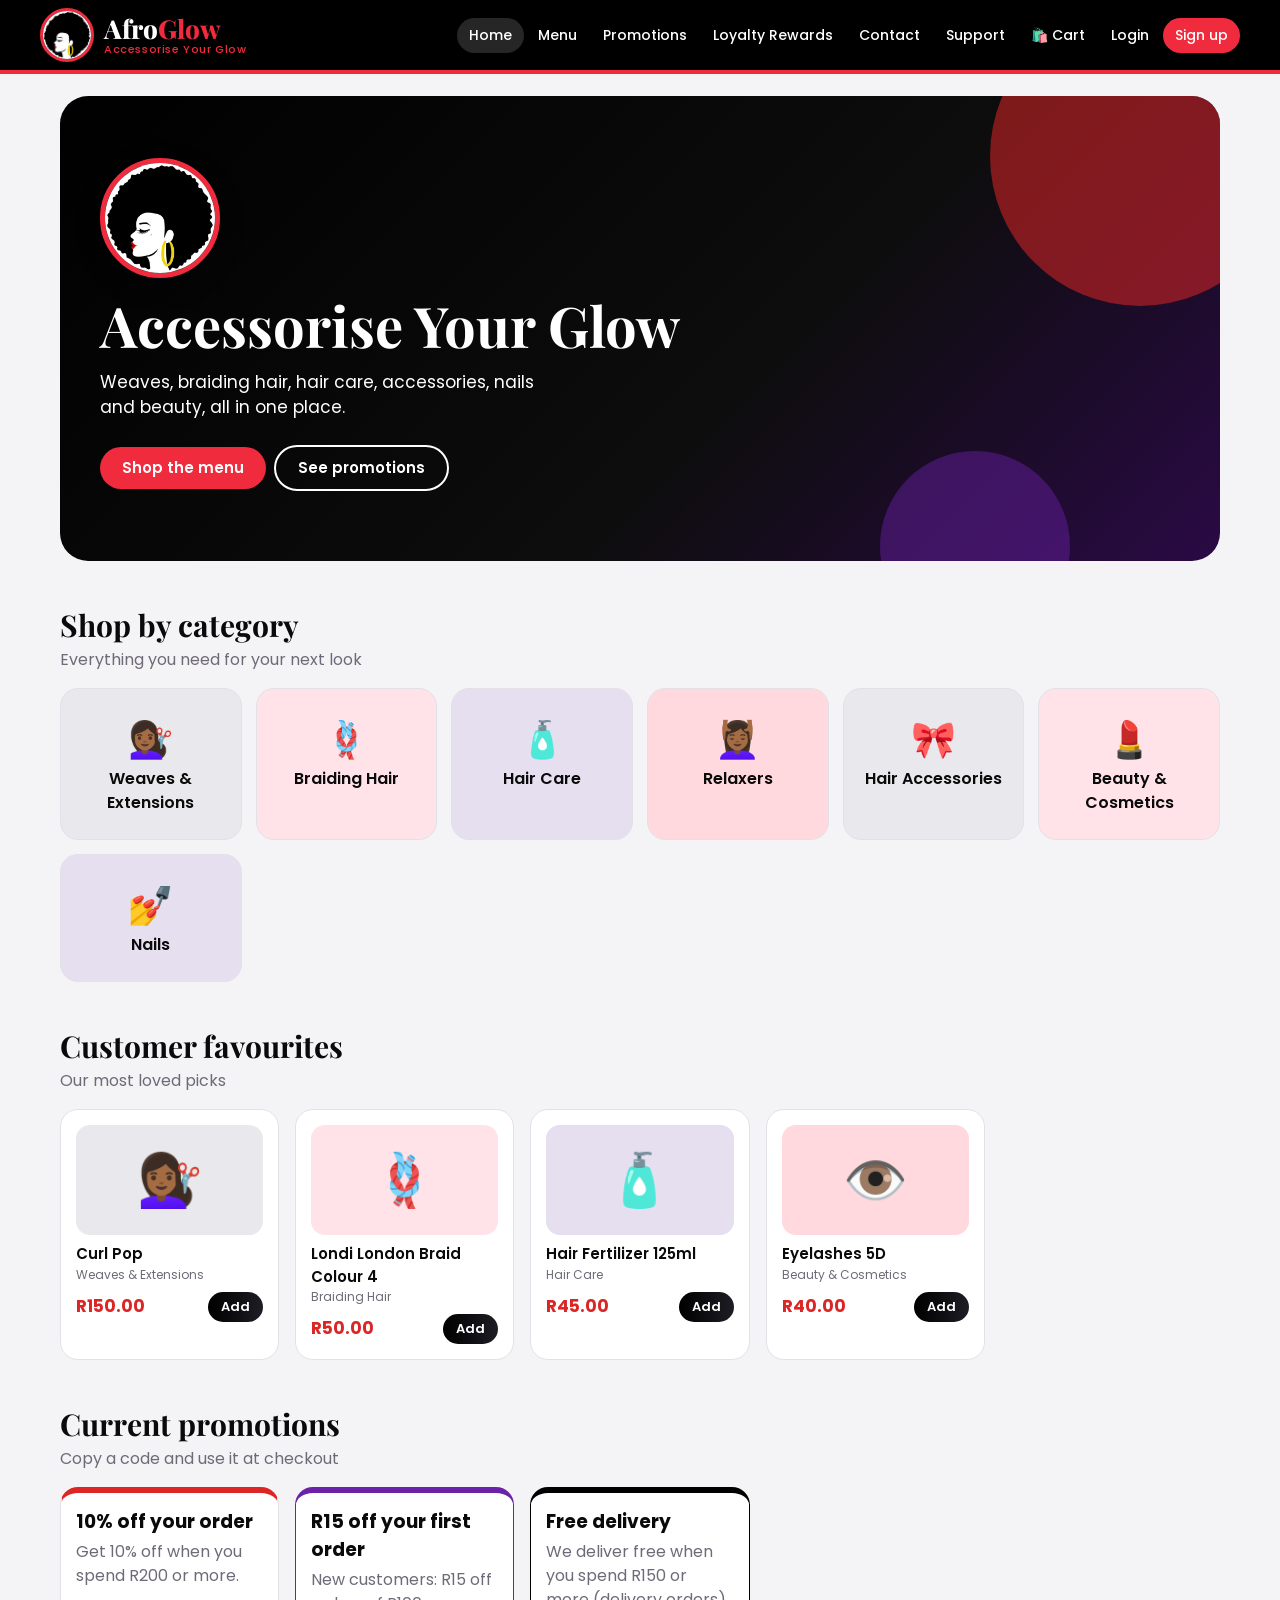
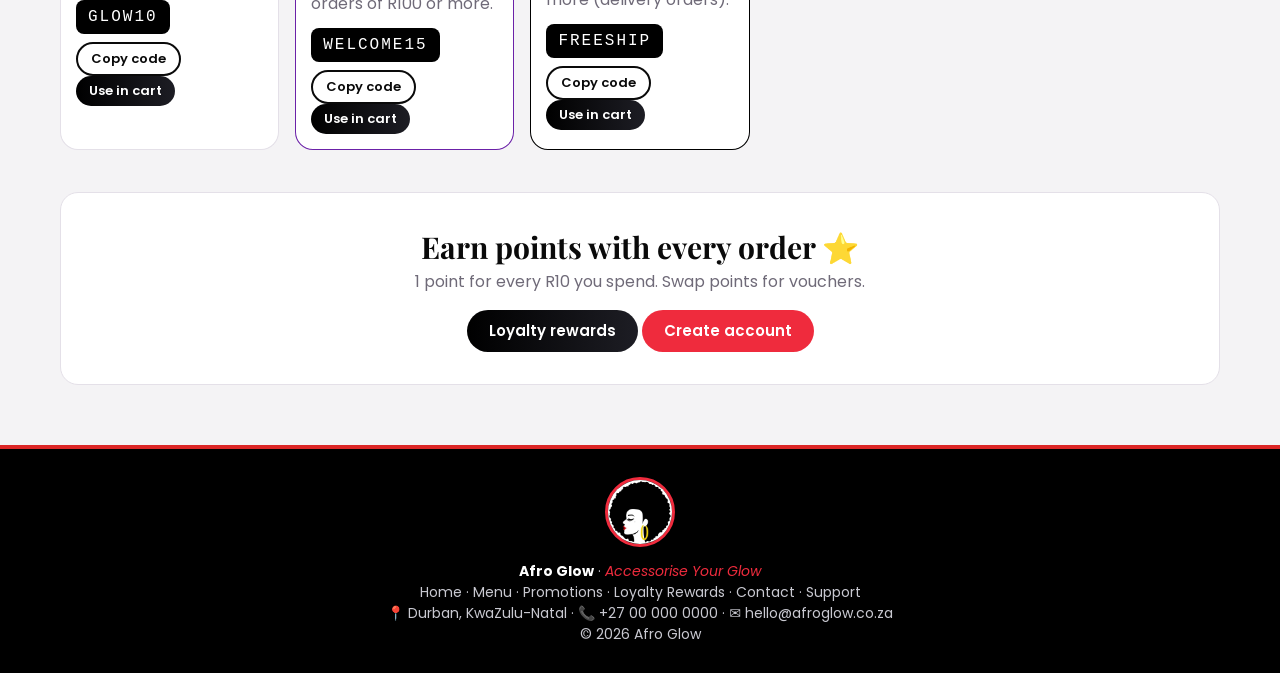
<file: frontend/index.html>
<!DOCTYPE html>
<html lang="en">
<head>
<meta charset="UTF-8">
<meta name="viewport" content="width=device-width, initial-scale=1">
<title>Home | Afro Glow</title>
<link rel="icon" href="images/logo.jpg">
<link href="https://fonts.googleapis.com/css2?family=Playfair+Display:wght@600;700;800&family=Poppins:wght@400;500;600&display=swap" rel="stylesheet">
<link rel="stylesheet" href="css/style.css">
</head>
<body data-page="index">
<!-- Header and navigation are built by js/app.js so every page shares them -->
<header id="site-header"></header>
<main id="page">

</main>
<footer id="site-footer"></footer>
<script src="js/data.js"></script>
<script src="js/app.js"></script>
<script src="js/pages.js"></script>
</body>
</html>
</file>
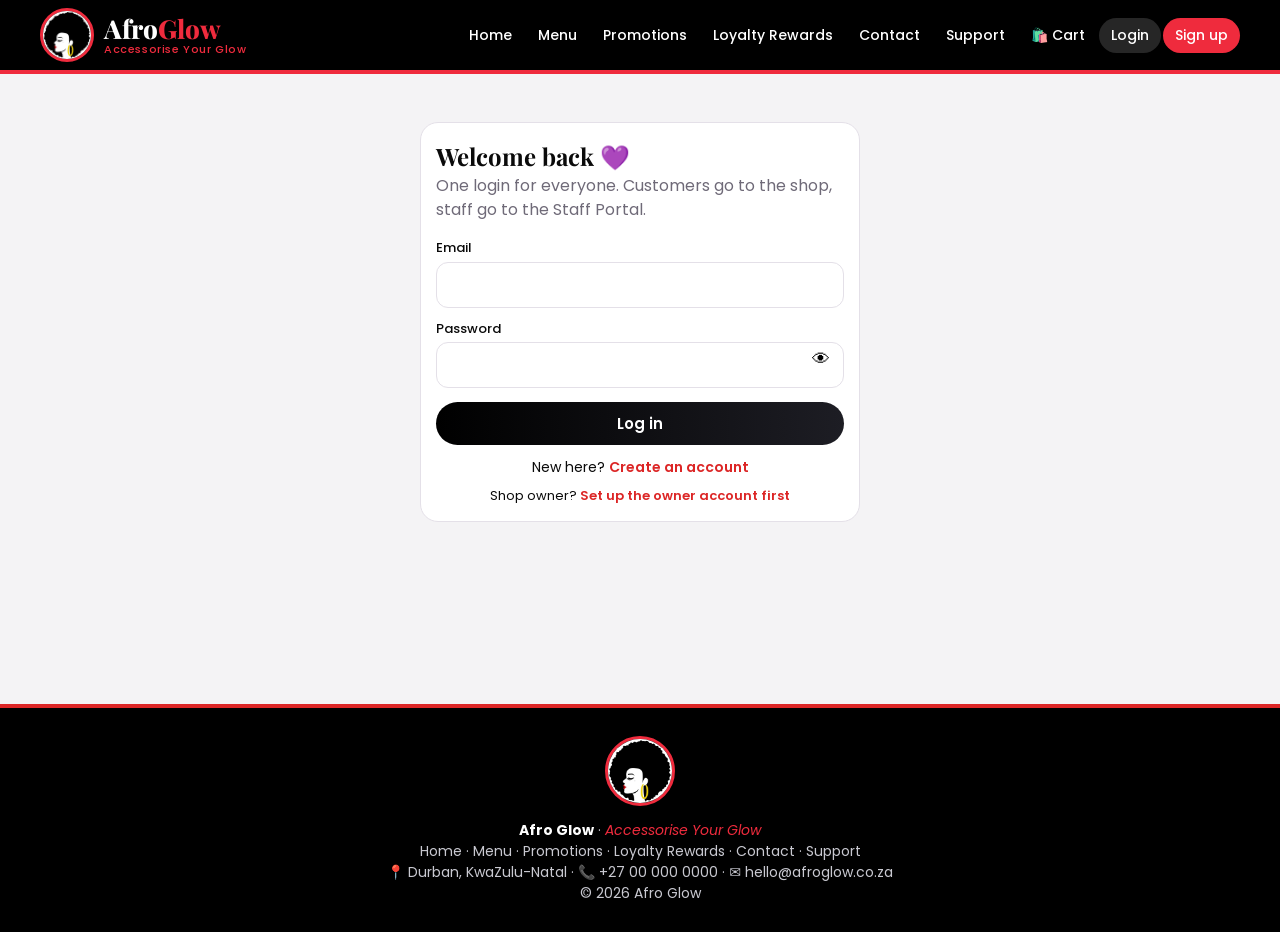
<file: frontend/account.html>
<!DOCTYPE html>
<html lang="en">
<head>
<meta charset="UTF-8">
<meta name="viewport" content="width=device-width, initial-scale=1">
<title>My Account | Afro Glow</title>
<link rel="icon" href="images/logo.jpg">
<link href="https://fonts.googleapis.com/css2?family=Playfair+Display:wght@600;700;800&family=Poppins:wght@400;500;600&display=swap" rel="stylesheet">
<link rel="stylesheet" href="css/style.css">
</head>
<body data-page="account">
<!-- Header and navigation are built by js/app.js so every page shares them -->
<header id="site-header"></header>
<main id="page">

</main>
<footer id="site-footer"></footer>
<script src="js/data.js"></script>
<script src="js/app.js"></script>
<script src="js/pages.js"></script>
</body>
</html>
</file>
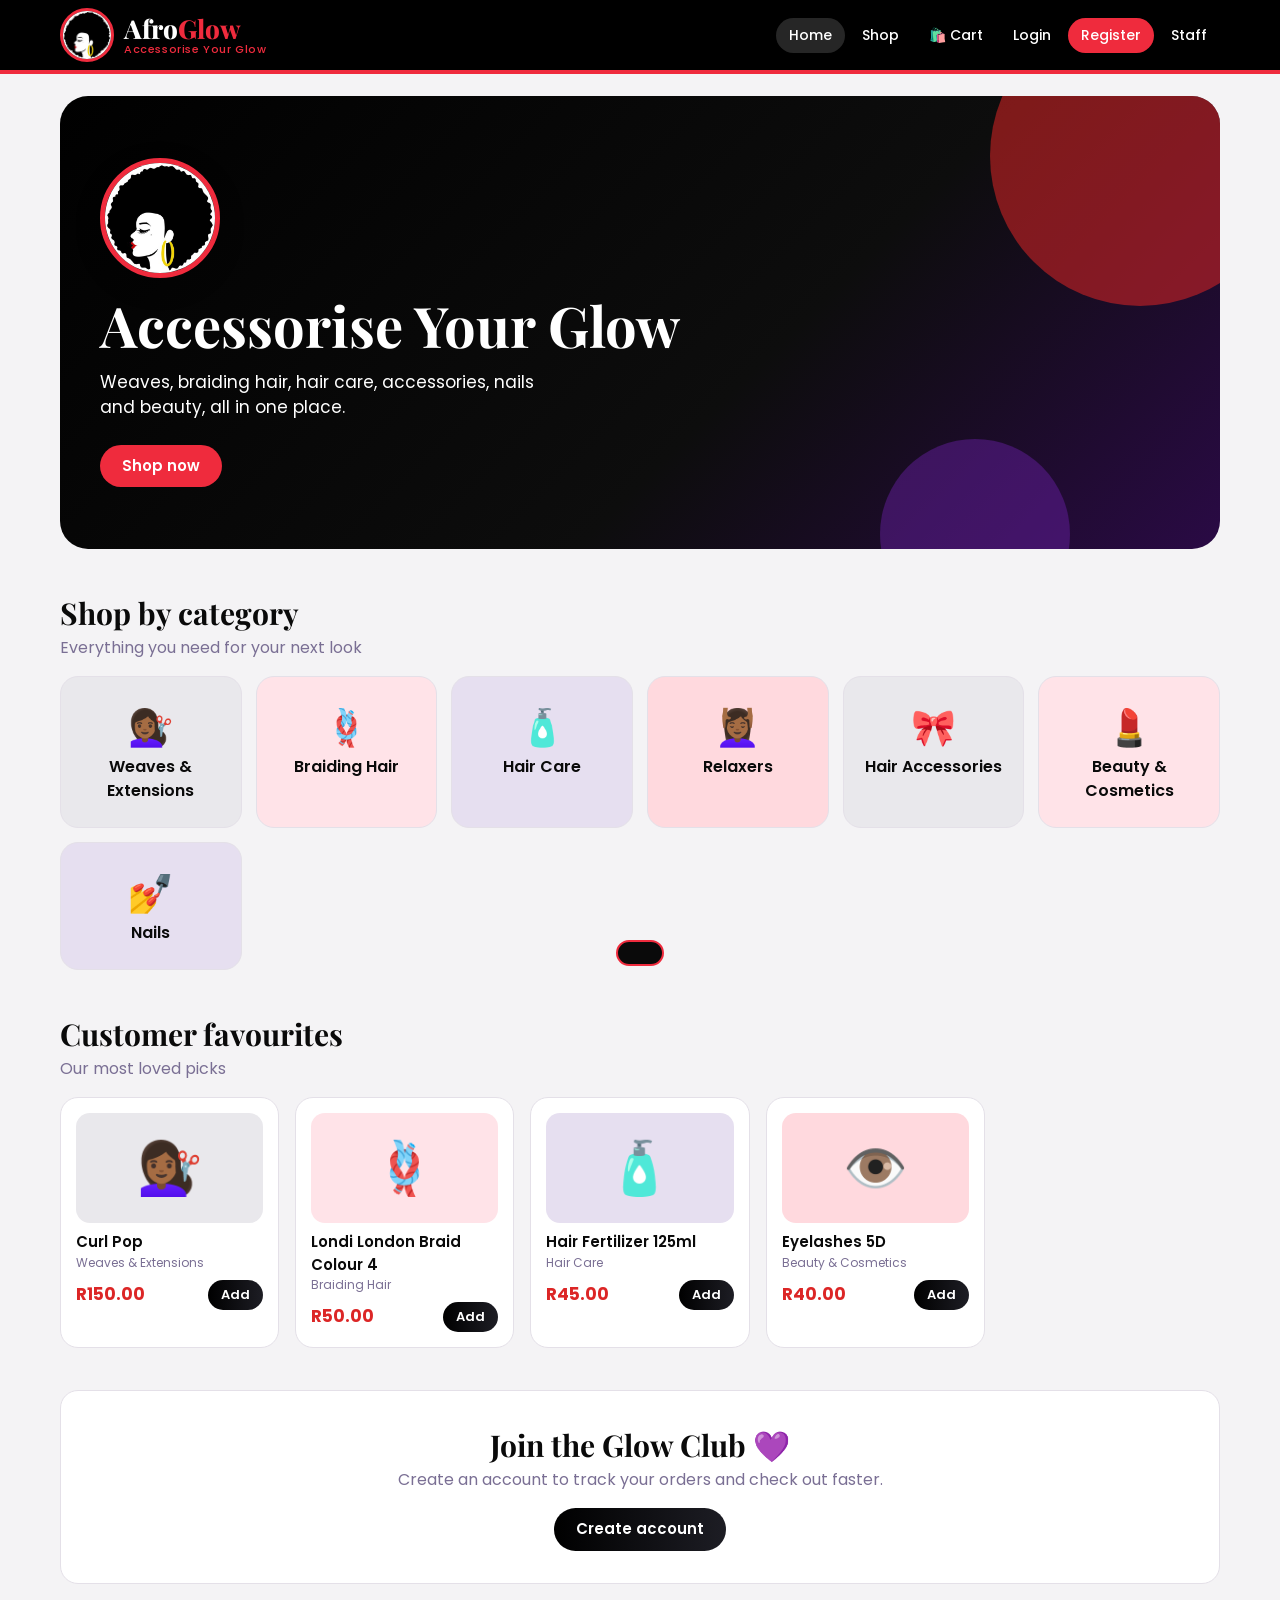
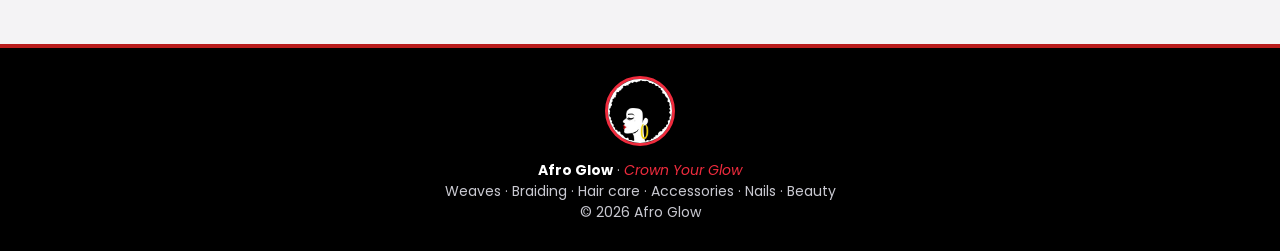
<file: frontend/afro glow.html>
<!DOCTYPE html>
<html lang="en">
<head>
<meta charset="UTF-8">
<meta name="viewport" content="width=device-width, initial-scale=1">
<title>Afro Glow | Accessorise Your Glow</title>
<link id="fav" rel="icon" href="">
<link href="https://fonts.googleapis.com/css2?family=Playfair+Display:wght@600;700;800&family=Poppins:wght@400;500;600&display=swap" rel="stylesheet">
<style>
:root{--pu:#6b21a8;--bl:#dc2626;--pk:#b91c1c;--yl:#ef2b3d;--dk:#0a0a0a;--bg:#f4f3f5;--mut:#7a6f94;--ln:#e4e0e8;--ok:#13a06f;--bad:#e11d48}
*{box-sizing:border-box;margin:0}
body{font-family:'Poppins',system-ui,sans-serif;background:var(--bg);color:var(--dk);line-height:1.5}
h1,h2,.logo{font-family:'Playfair Display',Georgia,serif}a{color:inherit;text-decoration:none}
header{background:#000;position:sticky;top:0;z-index:10;border-bottom:4px solid var(--yl)}
.bar{max-width:1200px;margin:auto;padding:8px 20px;display:flex;align-items:center}
.logo{font-size:26px;font-weight:800;color:#fff}.logo i{color:var(--yl);font-style:normal}
nav{display:flex;gap:4px;align-items:center;flex:1;flex-wrap:wrap}
nav a,nav button{padding:7px 13px;border-radius:99px;font-weight:500;font-size:14px;background:none;border:0;cursor:pointer;color:#fff;font-family:inherit}
nav a:hover,nav a.on{background:#ffffff26}nav .reg{background:var(--yl);color:#fff}
nav a.brand{display:flex;align-items:center;gap:10px;margin-right:auto;padding:0;border-radius:0;background:none!important;font-size:26px}
nav a.brand:hover{background:none}
.brand img{width:54px;height:54px;border-radius:50%;background:#fff;border:3px solid var(--yl);object-fit:cover;flex:none}
.brand span{line-height:1.05}
.brand small{display:block;font-family:'Poppins',sans-serif;font-size:11px;font-weight:500;color:var(--yl);letter-spacing:.6px;margin-top:2px}
@media(max-width:560px){.brand img{width:44px;height:44px}nav a.brand{font-size:21px}}
.hero-logo{width:120px;height:120px;border-radius:50%;background:#fff;border:5px solid var(--yl);position:relative;margin-bottom:16px;box-shadow:0 8px 24px #0004;display:block}
.flogo{width:70px;height:70px;border-radius:50%;background:#fff;border:3px solid var(--yl);margin-bottom:8px}
.cnt{background:var(--pk);color:#fff;border-radius:99px;font-size:11px;padding:1px 7px;margin-left:4px}
main{max-width:1200px;margin:auto;padding:22px 20px 60px;min-height:70vh}
.btn{display:inline-block;background:linear-gradient(90deg,#000,#1d1d24);color:#fff!important;border:0;padding:10px 22px;border-radius:99px;font-weight:600;cursor:pointer;font-size:15px;font-family:inherit}
.btn:hover{filter:brightness(1.08)}.btn.sm{padding:5px 13px;font-size:13px}.btn.y{background:var(--yl);color:#fff!important}.btn.pk{background:var(--pk)}.btn.out{background:#fff;color:#0a0a0a!important;border:2px solid #0a0a0a}
.hero{background:linear-gradient(135deg,#000 0%,#0d0d0d 60%,#2a0a45 100%);color:#fff;border-radius:28px;padding:62px 40px;position:relative;overflow:hidden}
.hero:before,.hero:after{content:'';position:absolute;border-radius:50%}.hero:before{width:300px;height:300px;right:-70px;top:-90px;background:var(--bl);opacity:.55}.hero:after{width:190px;height:190px;right:150px;bottom:-80px;background:var(--pu);opacity:.45}
.hero h1{font-size:clamp(32px,6vw,56px);line-height:1.1;max-width:600px;position:relative}.hero p{margin:14px 0 24px;max-width:460px;font-size:17px;position:relative}.hero .btn{position:relative}
.sec{margin-top:42px}.sec h2,h2.t{font-size:30px}.sub{color:var(--mut);margin-bottom:16px}
.grid{display:grid;grid-template-columns:repeat(auto-fill,minmax(200px,1fr));gap:16px}.grid.sm{grid-template-columns:repeat(auto-fill,minmax(150px,1fr));gap:10px}
.card{background:#fff;border:1px solid var(--ln);border-radius:18px;padding:15px}
.pc{transition:.2s}.pc:hover{transform:translateY(-4px);box-shadow:0 12px 28px #00000033}
.pc .em{font-size:52px;text-align:center;padding:16px;border-radius:14px}
.t0 .em{background:#e9e8ec}.t1 .em{background:#ffe3e8}.t2 .em{background:#e6dff0}.t3 .em{background:#ffd9de}
.pc h3{font-size:15px;font-weight:600;margin-top:8px}.cat{font-size:12px;color:var(--mut)}.foot{display:flex;justify-content:space-between;align-items:center;margin-top:8px}.price{font-weight:700;color:var(--bl);font-size:17px}
.cats{display:grid;grid-template-columns:repeat(auto-fit,minmax(160px,1fr));gap:14px}
.cat-t{cursor:pointer;text-align:center;padding:24px 8px;font-weight:600}.cat-t span{display:block;font-size:36px}.cat-t:nth-child(4n+1){background:#e9e8ec}.cat-t:nth-child(4n+2){background:#ffe3e8}.cat-t:nth-child(4n+3){background:#e6dff0}.cat-t:nth-child(4n){background:#ffd9de}
.chips{display:flex;gap:7px;flex-wrap:wrap;margin:10px 0}.chip{padding:6px 16px;border-radius:99px;background:#fff;border:1px solid var(--ln);cursor:pointer;font-size:14px}.chip.on{background:#0a0a0a;color:#fff;border-color:#0a0a0a}
input,select,textarea{font:inherit;padding:10px 13px;border:1.5px solid var(--ln);border-radius:12px;background:#fff;width:100%;color:var(--dk)}
input:focus,select:focus{outline:0;border-color:var(--bl);box-shadow:0 0 0 3px #dc262626}label{display:block;font-size:13px;font-weight:500;margin:11px 0 4px}
.auth{max-width:440px;margin:26px auto}.err{color:var(--bad);font-size:13px;min-height:18px;margin-top:4px}
.row{display:flex;gap:8px;flex-wrap:wrap;align-items:center;margin:8px 0}.row>input,.row>select{width:auto;flex:1;min-width:120px}
.two{display:grid;grid-template-columns:1.5fr 1fr;gap:18px;align-items:start}@media(max-width:800px){.two{grid-template-columns:1fr}.hero{padding:42px 24px}}
.line{display:flex;gap:10px;align-items:center;padding:10px 0;border-bottom:1px solid var(--ln);flex-wrap:wrap}.line .nm{flex:1;min-width:130px;font-weight:500}
.qty{display:flex;align-items:center;gap:7px}.qty button{width:28px;height:28px;border-radius:50%;border:1.5px solid #0a0a0a;background:#fff;color:#0a0a0a;cursor:pointer}
.tot{display:flex;justify-content:space-between;margin:7px 0}.tot.big{font-size:21px;font-weight:700;border-top:1px solid var(--ln);padding-top:9px}
.tag{font-size:12px;padding:3px 10px;border-radius:99px;background:#ede4ff;color:var(--pu);font-weight:600}.tag.low{background:#ffe3ea;color:var(--bad)}.tag.go{background:#e9ddff;color:#5b21b6}.tag.ok{background:#d9f7ec;color:var(--ok)}
.stats{display:grid;grid-template-columns:repeat(auto-fit,minmax(160px,1fr));gap:12px;margin:12px 0 18px}.stat{border-left:6px solid #0a0a0a}.stat:nth-child(4n+2){border-color:var(--bl)}.stat:nth-child(4n+3){border-color:var(--pu)}.stat:nth-child(4n){border-color:var(--pk)}
.stat span{font-size:13px;color:var(--mut)}.stat b{display:block;font-size:23px}
table{width:100%;border-collapse:collapse;font-size:14px}th,td{text-align:left;padding:7px;border-bottom:1px solid var(--ln)}th{color:var(--mut);font-weight:600}.wrap{overflow-x:auto}
.bars{display:flex;gap:10px;align-items:flex-end;height:130px;margin-top:8px}.bars div{flex:1;text-align:center;font-size:11px}.bars i{display:block;background:linear-gradient(var(--bl),#000);border-radius:8px 8px 0 0;min-height:3px}
.tile{cursor:pointer;text-align:center;padding:10px;border-radius:14px;border:1.5px solid var(--ln);background:#fff;font-family:inherit}.tile:hover{border-color:var(--pk);background:#fff5f6}.tile:disabled{opacity:.4;cursor:not-allowed}.tile b{display:block;font-size:13px}.tile .em{font-size:30px}
.modal{position:fixed;inset:0;background:#000a;display:flex;align-items:center;justify-content:center;z-index:30}.rc{font-family:'Courier New',monospace;width:320px;max-height:92vh;overflow:auto}.rc td{border:0;padding:2px 0}.rc hr{border:0;border-top:1px dashed #888;margin:8px 0}
footer{background:#000;color:#c9c9d1;text-align:center;padding:28px 20px;font-size:14px;border-top:4px solid var(--pk)}footer b{color:#fff}footer i{color:var(--yl)}
#toast{position:fixed;left:50%;bottom:24px;transform:translateX(-50%) translateY(90px);background:var(--dk);color:#fff;padding:11px 22px;border-radius:99px;transition:.3s;z-index:50;font-size:14px;border:2px solid var(--yl)}#toast.show{transform:translateX(-50%)}
@media print{body>*:not(.modal){display:none!important}.modal{position:static;background:#fff}.noprint{display:none!important}.rc{width:100%;max-height:none}.card{border:0}}
</style>
</head>
<body>
<header><div class="bar"><nav id="nav"></nav></div></header>
<main id="view"></main>
<footer><img id="flogo" class="flogo" alt="Afro Glow"><br><b>Afro Glow</b> · <i>Crown Your Glow</i><br>Weaves · Braiding · Hair care · Accessories · Nails · Beauty<br>© <span id="yr"></span> Afro Glow</footer>
<div id="toast"></div>

<script>
// ================= DATA =================
const LOGO='[data-uri]',SLOGAN='Accessorise Your Glow';
const $=s=>document.querySelector(s);
$('#fav').href=LOGO;$('#flogo').src=LOGO;
const esc=s=>String(s??'').replace(/[&<>"']/g,c=>({'&':'&amp;','<':'&lt;','>':'&gt;','"':'&quot;',"'":'&#39;'}[c]));
const R=n=>'R'+Number(n||0).toFixed(2);
const day=t=>new Date(t).toLocaleDateString('en-CA'), today=()=>day(Date.now());
const tm=t=>new Date(t).toLocaleTimeString([],{hour:'2-digit',minute:'2-digit'});
const dt=t=>new Date(t).toLocaleString([],{dateStyle:'medium',timeStyle:'short'});
const pr=(id,n,c,price,cost,stock,em)=>({id,name:n,cat:c,price,cost,stock,em});
const SEED={products:[pr(1,"Super Glam Rachel","Weaves & Extensions",130,0,0,"💇🏾‍♀️"),pr(2,"Super Bobeep","Weaves & Extensions",140,0,4,"💇🏾‍♀️"),pr(3,"Afro 3X Goddess","Weaves & Extensions",60,0,1,"💇🏾‍♀️"),pr(4,"Dread Durban Brown","Weaves & Extensions",90,0,3,"💇🏾‍♀️"),pr(5,"Dread Durban Black","Weaves & Extensions",90,0,1,"💇🏾‍♀️"),pr(6,"Dread Durban Brown/Black","Weaves & Extensions",90,0,2,"💇🏾‍♀️"),pr(7,"Outre","Weaves & Extensions",140,0,2,"💇🏾‍♀️"),pr(8,"2X Super","Weaves & Extensions",110,0,3,"💇🏾‍♀️"),pr(9,"French Curl 3X","Weaves & Extensions",120,0,1,"💇🏾‍♀️"),pr(10,"French Curls 6X","Weaves & Extensions",100,0,3,"💇🏾‍♀️"),pr(11,"Curl Pop","Weaves & Extensions",150,0,5,"💇🏾‍♀️"),pr(12,"Indlovukazi","Weaves & Extensions",50,0,8,"💇🏾‍♀️"),pr(13,"Bohemian Colour 35","Weaves & Extensions",110,0,3,"💇🏾‍♀️"),pr(14,"Bohemian Colour 30","Weaves & Extensions",110,0,2,"💇🏾‍♀️"),pr(15,"Bohemian Colour 27","Weaves & Extensions",110,0,2,"💇🏾‍♀️"),pr(16,"Bohemian Colour Black","Weaves & Extensions",110,0,2,"💇🏾‍♀️"),pr(17,"Afro Yaki Colour 30","Weaves & Extensions",13,0,9,"💇🏾‍♀️"),pr(18,"Yaki Lily Colour 33","Weaves & Extensions",13,0,9,"💇🏾‍♀️"),pr(19,"Yaki Lily Colour","Weaves & Extensions",13,0,7,"💇🏾‍♀️"),pr(20,"Yaki Lily 35","Weaves & Extensions",13,0,9,"💇🏾‍♀️"),pr(21,"Yaki Darling Colour 1/30","Weaves & Extensions",13,0,16,"💇🏾‍♀️"),pr(22,"Brazilian Natural","Weaves & Extensions",110,0,5,"💇🏾‍♀️"),pr(23,"Clair Beauty 1B","Weaves & Extensions",100,0,3,"💇🏾‍♀️"),pr(24,"Darling Nature Dreading","Weaves & Extensions",20,0,14,"💇🏾‍♀️"),pr(25,"1 Million Colour 4","Weaves & Extensions",30,0,8,"💇🏾‍♀️"),pr(26,"1 Million Colour 2","Weaves & Extensions",30,0,8,"💇🏾‍♀️"),pr(27,"1 Million Colour 1","Weaves & Extensions",30,0,15,"💇🏾‍♀️"),pr(28,"1 Million Colour 33","Weaves & Extensions",30,0,10,"💇🏾‍♀️"),pr(29,"Londi London Knotless 1/99","Weaves & Extensions",60,0,5,"💇🏾‍♀️"),pr(30,"Londi London Knotless Cream","Weaves & Extensions",60,0,1,"💇🏾‍♀️"),pr(31,"Londi London Knotless 1/35","Weaves & Extensions",60,0,4,"💇🏾‍♀️"),pr(32,"Yaki Bob Braid","Weaves & Extensions",0,0,4,"💇🏾‍♀️"),pr(33,"Pony Tail","Weaves & Extensions",110,0,2,"💇🏾‍♀️"),pr(34,"Pony Braid Short 1/900T","Weaves & Extensions",95,0,1,"💇🏾‍♀️"),pr(35,"Pony Braid Short 1/160T","Weaves & Extensions",95,0,6,"💇🏾‍♀️"),pr(36,"Y&P Beauty Hair","Weaves & Extensions",0,0,15,"💇🏾‍♀️"),pr(37,"Expression Hot Water 1/35","Braiding Hair",45,0,2,"🪢"),pr(38,"Ultra Braid Colour 30","Braiding Hair",45,0,2,"🪢"),pr(39,"Ultra Braid Colour Taupe","Braiding Hair",45,0,1,"🪢"),pr(40,"Ultra Braid Colour 39","Braiding Hair",45,0,2,"🪢"),pr(41,"Ultra Braid Colour 350","Braiding Hair",45,0,3,"🪢"),pr(42,"Ultra Braid Colour 4","Braiding Hair",45,0,2,"🪢"),pr(43,"Ultra Braid Colour 1","Braiding Hair",45,0,3,"🪢"),pr(44,"Expression Candy Braid Brown","Braiding Hair",50,0,2,"🪢"),pr(45,"Londi London Braid Brown","Braiding Hair",50,0,4,"🪢"),pr(46,"Londi London Braid Colour 30","Braiding Hair",50,0,1,"🪢"),pr(47,"Londi London Braid Colour 4","Braiding Hair",50,0,11,"🪢"),pr(48,"Londi London Braid Colour 2","Braiding Hair",50,0,2,"🪢"),pr(49,"Londi London Braid Colour 1/99","Braiding Hair",50,0,2,"🪢"),pr(50,"Londi London Braid White","Braiding Hair",50,0,3,"🪢"),pr(51,"Brazilian Wool","Braiding Hair",10,0,6,"🪢"),pr(52,"Curling Rolls Green","Hair Accessories",40,0,4,"🎀"),pr(53,"Curling Rolls Yellow","Hair Accessories",40,0,3,"🎀"),pr(54,"Curling Rolls Purple","Hair Accessories",40,0,1,"🎀"),pr(55,"Curling Rolls Blue","Hair Accessories",40,0,1,"🎀"),pr(56,"Curling Rolls Pink","Hair Accessories",40,0,1,"🎀"),pr(57,"Wig Cap","Hair Accessories",15,0,5,"👩🏾"),pr(58,"Head Belt Black","Hair Accessories",10,0,10,"🎀"),pr(59,"Head Belt White","Hair Accessories",10,0,10,"🎀"),pr(60,"Elastic Band","Hair Accessories",20,0,12,"🎀"),pr(61,"Hair Clip","Hair Accessories",20,0,10,"💄"),pr(62,"Sponge","Hair Accessories",40,0,4,"🎀"),pr(63,"Afro Comb","Hair Accessories",5,0,5,"🪮"),pr(64,"Tail Comb","Hair Accessories",4.5,0,20,"🪮"),pr(65,"Comb","Hair Accessories",5,0,12,"🪮"),pr(66,"Health","Hair Accessories",5,0,8,"🎀"),pr(67,"Bead Kit Purple","Hair Accessories",15,0,9,"📿"),pr(68,"Bead Kit Green","Hair Accessories",15,0,9,"📿"),pr(69,"Bead Kit Blue","Hair Accessories",15,0,9,"📿"),pr(70,"Silver Beads","Hair Accessories",15,0,10,"📿"),pr(71,"Gold Beads","Hair Accessories",15,0,10,"📿"),pr(72,"Key Holder","Hair Accessories",30,0,9,"🔑"),pr(73,"Mirror","Hair Accessories",30,0,12,"🪞"),pr(74,"Sara Shampoo 1L","Hair Care",35,0,2,"🚿"),pr(75,"Sara Treatment 500ml","Hair Care",40,0,5,"🧴"),pr(76,"Super Khulisa Gel","Hair Care",20,0,4,"🧴"),pr(77,"Aloe Vera Gel","Hair Care",50,0,6,"🧴"),pr(78,"Black Velvet Hair Food 12ml","Hair Care",30,0,4,"🧴"),pr(79,"Hair Fertilizer 125ml","Hair Care",45,0,6,"🧴"),pr(80,"Anti Dandruff 125ml","Hair Care",69,0,6,"🧴"),pr(81,"Dreadlocks 1L","Hair Care",70,0,3,"🧴"),pr(82,"Blow Out 2L","Hair Care",220,0,2,"🧴"),pr(83,"Blow Out 250ml","Hair Care",50,0,5,"🧴"),pr(84,"Black Chic Hair Food 125ml","Hair Care",20,0,43,"🧴"),pr(85,"Castor Oil","Hair Care",55,0,5,"🫒"),pr(86,"Brazilian Curls Booster","Hair Care",35,0,2,"🧴"),pr(87,"Olive Oil Spray","Hair Care",60,0,5,"🫒"),pr(88,"Isoplus Spray","Hair Care",37,0,7,"🧴"),pr(89,"Isoplus Gel","Hair Care",40,0,8,"🧴"),pr(90,"Wax Stick","Hair Care",45,0,10,"🧴"),pr(91,"Veola","Hair Care",35,0,18,"🧴"),pr(92,"Olive Oil Relaxer","Relaxers",40,0,10,"🫒"),pr(93,"Black Velvet Relaxer","Relaxers",40,0,6,"💆🏾‍♀️"),pr(94,"Softnfree Relaxer 250ml","Relaxers",50,0,5,"💆🏾‍♀️"),pr(95,"Dark & Lovely Relaxer","Relaxers",69,0,6,"💆🏾‍♀️"),pr(96,"Eyelashes 5D","Beauty & Cosmetics",40,0,10,"👁️"),pr(97,"Eyelashes 08mm","Beauty & Cosmetics",30,0,8,"👁️"),pr(98,"Eyelashes 10mm","Beauty & Cosmetics",30,0,2,"👁️"),pr(99,"Dolly Eyes","Beauty & Cosmetics",50,0,4,"👁️"),pr(100,"Miss Beauty Lipstick","Beauty & Cosmetics",20,0,24,"💄"),pr(101,"Lip Gloss","Beauty & Cosmetics",20,0,21,"💄"),pr(102,"Lip Balm","Beauty & Cosmetics",25,0,9,"💄"),pr(103,"Lipstick Pencil","Beauty & Cosmetics",20,0,12,"💄"),pr(104,"Perfume Hand Cream & Body","Beauty & Cosmetics",25,0,14,"🌸"),pr(105,"Perfume Hand Cream & Body Black Head","Beauty & Cosmetics",10,0,30,"🌸"),pr(106,"Turmeric Soap","Beauty & Cosmetics",25,0,3,"🧼"),pr(107,"Aloe Vera Soap","Beauty & Cosmetics",25,0,12,"🧼"),pr(108,"Mini Portable Wipes Pink","Beauty & Cosmetics",10,0,4,"🧻"),pr(109,"Mini Portable Wipes Blue","Beauty & Cosmetics",10,0,8,"🧻"),pr(110,"Uzama Rose","Beauty & Cosmetics",5,0,7,"💄"),pr(111,"Beauty Assistant","Beauty & Cosmetics",30,0,12,"💄"),pr(112,"Face In Beauty","Beauty & Cosmetics",10,0,61,"💄"),pr(113,"Nail Glue","Nails",15,0,8,"💅"),pr(114,"Bling Girl Nail Gel","Nails",25,0,20,"💅"),pr(115,"Bling Girl Nail Gel Round Shape","Nails",25,0,10,"💅"),pr(116,"Nail Tips Green","Nails",70,0,6,"💅"),pr(117,"Nail Tips Pink","Nails",70,0,3,"💅"),pr(118,"Nail Tips 504","Nails",90,0,5,"💅"),pr(119,"Nail Polish","Nails",10,0,17,"💅"),pr(120,"Bling Girl Small","Nails",20,0,15,"💅"),pr(121,"Bling Girl Big","Nails",40,0,10,"💅"),pr(122,"Nail Art","Nails",15,0,7,"💅"),pr(123,"Bling Girl Acrylic Liquid Big","Nails",60,0,3,"💅"),pr(124,"Bling Girl Acrylic Liquid Big (2nd price)","Nails",50,0,5,"💅")],
 users:[],staff:[],owner:null,sales:[],moves:[],money:[],wa:'',seedV:2,nextSale:1,nextP:125,nextS:1};
const KEY='afroglow_v2';
let DB;try{const st=JSON.parse(localStorage[KEY]||'{}');DB={...structuredClone(SEED),...st};if(st.products&&st.seedV!==2){DB.products=structuredClone(SEED.products);DB.nextP=SEED.nextP;DB.seedV=2;localStorage.ag_cart='{}';localStorage[KEY]=JSON.stringify(DB)}}catch{DB=structuredClone(SEED)}
const save=()=>localStorage[KEY]=JSON.stringify(DB);
const P=id=>DB.products.find(p=>p.id==id);
const CATS=[['Weaves & Extensions','💇🏾‍♀️'],['Braiding Hair','🪢'],['Hair Care','🧴'],['Relaxers','💆🏾‍♀️'],['Hair Accessories','🎀'],['Beauty & Cosmetics','💄'],['Nails','💅']];
const FAV=['Curl Pop','Londi London Braid Colour 4','Hair Fertilizer 125ml','Eyelashes 5D'];
const FREE=500,DELIV=50,LOW=5;
let me=JSON.parse(localStorage.ag_me||'null'),cart=JSON.parse(localStorage.ag_cart||'{}');
let till={},shopCat='All',shopQ='',tCat='All',tQ='',tPay='cash',tTend='',repDay=today();
const isStaff=()=>me&&(me.type==='staff'||me.type==='owner'),isOwner=()=>me&&me.type==='owner';
const toast=m=>{const t=$('#toast');t.textContent=m;t.classList.add('show');clearTimeout(t._t);t._t=setTimeout(()=>t.classList.remove('show'),2600)};
const T=fn=>async(...a)=>{try{await fn(...a)}catch(e){toast(e.message)}};
const setMe=o=>{me=o;o?localStorage.ag_me=JSON.stringify(o):localStorage.removeItem('ag_me')};
const pending=()=>DB.sales.filter(s=>s.status==='pending').length;

// ================= AUTH (browser-only demo) =================
async function hashPw(pw,salt){const d=new TextEncoder().encode(salt+pw);
 if(window.crypto&&crypto.subtle){const b=await crypto.subtle.digest('SHA-256',d);return[...new Uint8Array(b)].map(x=>x.toString(16).padStart(2,'0')).join('')}
 return btoa(unescape(encodeURIComponent(salt+pw)))}
const mkSalt=()=>crypto.getRandomValues?[...crypto.getRandomValues(new Uint8Array(8))].join(''):String(Math.random());
let fails=0,lock=0;
async function guard(ok){if(Date.now()<lock)throw Error('Too many attempts. Wait 30 seconds.');if(!ok){if(++fails>=5){lock=Date.now()+30000;fails=0}throw Error('Wrong details.')}fails=0}
const doRegister=T(async e=>{e.preventDefault();const f=e.target.elements,v=n=>f[n].value.trim(),email=v('email').toLowerCase();
 if(v('name').length<2)throw Error('Enter your full name.');if(!/^\S+@\S+\.\S+$/.test(email))throw Error('Enter a valid email.');
 if(!/^[0-9+ ]{9,15}$/.test(v('phone')))throw Error('Enter a valid phone number.');
 if(f.pw.value.length<8||!/\d/.test(f.pw.value)||!/[A-Za-z]/.test(f.pw.value))throw Error('Password: 8+ characters, letters and a number.');
 if(f.pw.value!==f.pw2.value)throw Error('Passwords do not match.');if(!f.terms.checked)throw Error('Please accept the terms.');
 if(DB.users.some(u=>u.email===email))throw Error('That email is already registered.');
 const salt=mkSalt();DB.users.push({name:v('name'),email,phone:v('phone'),salt,hash:await hashPw(f.pw.value,salt),created:Date.now()});save();
 setMe({type:'customer',email,name:v('name')});toast('Welcome to Afro Glow! 💜');location.hash=Object.keys(cart).length?'#cart':'#home'});
const doLogin=T(async e=>{e.preventDefault();const f=e.target.elements,u=DB.users.find(x=>x.email===f.email.value.trim().toLowerCase());
 await guard(u&&u.hash===await hashPw(f.pw.value,u.salt));setMe({type:'customer',email:u.email,name:u.name});toast('Welcome back, '+u.name.split(' ')[0]+'! 💜');location.hash=sessionStorage.next||'#home';sessionStorage.removeItem('next')});
const ownerSetup=T(async e=>{e.preventDefault();const f=e.target.elements;if(DB.owner)throw Error('Owner already set up.');if(f.pw.value.length<8)throw Error('Owner password needs 8+ characters.');
 const salt=mkSalt();DB.owner={name:f.name.value.trim()||'Owner',salt,hash:await hashPw(f.pw.value,salt)};save();setMe({type:'owner',name:DB.owner.name});location.hash='#dash'});
const ownerLogin=T(async e=>{e.preventDefault();const o=DB.owner,pw=e.target.elements.pw.value;await guard(o&&o.hash===await hashPw(pw,o.salt));setMe({type:'owner',name:o.name});location.hash='#dash'});
const staffLogin=T(async e=>{e.preventDefault();const f=e.target.elements,s=DB.staff.find(x=>x.id==f.sid.value);await guard(s&&s.hash===await hashPw(f.pin.value,s.salt));setMe({type:'staff',id:s.id,name:s.name});location.hash='#till'});
const logout=()=>{setMe(null);till={};toast('Logged out');location.hash='#home';route()};
const need=n=>{sessionStorage.next=n;toast('Please log in first');location.hash='#login'};
const togglePw=b=>{const i=b.previousElementSibling;i.type=i.type==='password'?'text':'password'};

// ================= CORE: SALES, STOCK, REPORTS =================
function makeSale(o){
 const lines=[];for(const[id,q]of Object.entries(o.items)){const p=P(id);if(!p)throw Error('Product missing');if(q>p.stock)throw Error(`Only ${p.stock} left of ${p.name}`);lines.push({pid:p.id,name:p.name,qty:q,price:p.price,cost:p.cost})}
 if(!lines.length)throw Error('Cart is empty');const now=Date.now(),fee=o.fee||0,instore=o.channel==='till';
 lines.forEach(l=>{P(l.pid).stock-=l.qty;DB.moves.push({t:now,pid:l.pid,name:l.name,type:'sale',qty:l.qty,by:o.by})});
 const s={id:DB.nextSale++,t:now,items:lines,fee,total:lines.reduce((a,l)=>a+l.price*l.qty,0)+fee,channel:o.channel,status:instore?'collected':'pending',pay:o.pay||'',by:o.by,paidAt:instore?now:null,cust:o.cust||'',method:o.method||'',addr:o.addr||'',tendered:o.tendered||0};
 DB.sales.push(s);save();return s}
const findSale=id=>DB.sales.find(s=>s.id==id);
function collect(id){const s=findSale(id),pay=$('#pay'+id).value;s.status='collected';s.pay=pay;s.paidAt=Date.now();s.by=me.name;save();render();receipt(id)}
function cancelOrder(id){if(!confirm('Cancel this order and return the stock?'))return;const s=findSale(id);s.items.forEach(l=>{const p=P(l.pid);if(p){p.stock+=l.qty;DB.moves.push({t:Date.now(),pid:p.id,name:p.name,type:'return',qty:l.qty,by:me.name})}});s.status='cancelled';save();render()}
function rep(d,who){
 const S=DB.sales.filter(s=>s.status==='collected'&&day(s.paidAt)===d&&(!who||s.by===who)),sum=(a,f)=>a.reduce((x,y)=>x+f(y),0);
 const pay={cash:0,card:0,eft:0};S.forEach(s=>pay[s.pay]=(pay[s.pay]||0)+s.total);
 const total=sum(S,s=>s.total),cogs=sum(S,s=>sum(s.items,i=>i.cost*i.qty)),ex=DB.money.filter(m=>day(m.t)===d),exp=sum(ex,m=>m.amt),mv=DB.moves.filter(m=>day(m.t)===d),by={};
 S.forEach(s=>{by[s.by]=by[s.by]||{n:0,t:0};by[s.by].n++;by[s.by].t+=s.total});
 return{S,total,count:S.length,units:sum(S,s=>sum(s.items,i=>i.qty)),pay,profit:total-cogs,exp,ex,net:total-exp,inn:sum(mv.filter(m=>m.type==='in'),m=>m.qty),out:sum(mv.filter(m=>m.type==='out'),m=>m.qty),by}}
function waReport(){
 const who=isOwner()?null:me.name,r=rep(repDay,who);let num=(DB.wa||'').replace(/\D/g,'');
 if(!num){num=(prompt("Owner's WhatsApp number with country code, e.g. 27821234567")||'').replace(/\D/g,'');if(!num)return;DB.wa=num;save()}
 const L=[`*Afro Glow report - ${repDay}*`,who?`Staff: ${who}`:'',`Sales: ${r.count} (${R(r.total)})`,`Cash ${R(r.pay.cash)} | Card ${R(r.pay.card)} | EFT ${R(r.pay.eft)}`,`Units sold: ${r.units}`];
 if(!who)L.push(`Expenses: ${R(r.exp)}`,`Net: ${R(r.net)}`,`Gross profit: ${R(r.profit)}`,...Object.entries(r.by).map(([n,v])=>`${n}: ${v.n} sales, ${R(v.t)}`));
 const low=DB.products.filter(p=>p.stock<=LOW);if(low.length)L.push('Low stock: '+low.map(p=>`${p.name} (${p.stock})`).join(', '));
 window.open('https://wa.me/'+num+'?text='+encodeURIComponent(L.filter(Boolean).join('\n')),'_blank')}
function dl(name,text,type){const a=document.createElement('a');a.href=URL.createObjectURL(new Blob([text],{type}));a.download=name;a.click()}
const csv=()=>{const r=rep(repDay,isOwner()?null:me.name);dl(`afroglow-sales-${repDay}.csv`,'Sale,Time,Staff,Payment,Total,Items\n'+r.S.map(s=>[s.id,tm(s.paidAt),s.by,s.pay,s.total,'"'+s.items.map(i=>i.name+' x'+i.qty).join('; ')+'"'].join(',')).join('\n'),'text/csv')};

// ================= RECEIPT =================
function receipt(id){const s=findSale(id);if(!s)return;const m=document.createElement('div');m.className='modal';
 m.innerHTML=`<div class="card rc"><div style="text-align:center"><img src="${LOGO}" style="width:70px;height:70px;border-radius:50%"><br><b style="font-size:18px">AFRO GLOW</b><br><i>${SLOGAN}</i><br>Weaves · Braiding · Accessories · Beauty</div><hr>
 Receipt #${s.id}<br>${dt(s.paidAt||s.t)}<br>Served by: ${esc(s.by)}<br>Payment: ${s.pay?s.pay.toUpperCase():'-'}${s.status==='pending'?'<br><b>PENDING - NOT PAID</b>':''}<hr>
 <table>${s.items.map(i=>`<tr><td>${esc(i.name)}<br>${i.qty} x ${R(i.price)}</td><td style="text-align:right">${R(i.qty*i.price)}</td></tr>`).join('')}${s.fee?`<tr><td>Delivery</td><td style="text-align:right">${R(s.fee)}</td></tr>`:''}</table><hr>
 <table><tr><td><b>TOTAL</b></td><td style="text-align:right"><b>${R(s.total)}</b></td></tr>${s.tendered?`<tr><td>Cash given</td><td style="text-align:right">${R(s.tendered)}</td></tr><tr><td>Change</td><td style="text-align:right">${R(s.tendered-s.total)}</td></tr>`:''}</table><hr>
 <div style="text-align:center">Thank you for shopping with us!</div>
 <div class="row noprint"><button class="btn sm" onclick="print()">🖨 Print</button><button class="btn sm out" onclick="this.closest('.modal').remove()">Close</button></div></div>`;document.body.appendChild(m)}

// ================= CUSTOMER PIECES =================
const cartCount=()=>Object.values(cart).reduce((a,b)=>a+b,0),cartSub=()=>Object.entries(cart).reduce((s,[id,q])=>s+P(id).price*q,0);
const saveCart=()=>localStorage.ag_cart=JSON.stringify(cart);
function add(id){const p=P(id);if((cart[id]||0)>=p.stock)return toast('No more stock available');cart[id]=(cart[id]||0)+1;saveCart();header();toast(p.name+' added 🛍️')}
function setQty(id,q){if(q<=0)delete cart[id];else cart[id]=Math.min(q,P(id).stock,20);saveCart();header();route()}
const updFee=(sel,fee,s)=>{$('#addrw').style.display=sel.value==='delivery'?'block':'none';$('#fee').textContent=R(sel.value==='delivery'?fee:0);$('#gt').textContent=R(s+(sel.value==='delivery'?fee:0))};
const placeOrder=T(e=>{e.preventDefault();if(!me||me.type!=='customer')return need('#cart');const f=e.target.elements,method=f.method.value,s=cartSub();
 if(method==='delivery'&&f.addr.value.trim().length<6)throw Error('Enter a delivery address.');
 const o=makeSale({items:cart,channel:'online',by:'online',cust:me.email,method,addr:method==='delivery'?f.addr.value.trim():'',fee:method==='delivery'&&s<FREE?DELIV:0});
 cart={};saveCart();header();toast('Order #'+o.id+' placed! Pay on collection/delivery 🎉');location.hash='#account'});
const pcard=(p,i)=>`<div class="card pc t${i%4}"><div class="em">${p.em}</div><h3>${esc(p.name)}</h3><div class="cat">${esc(p.cat)}</div><div class="foot"><span class="price">${p.price>0?R(p.price):''}</span>${p.stock<1?'<span class="tag low">Sold out</span>':p.price>0?`<button class="btn sm" onclick="add(${p.id})">Add</button>`:'<span class="tag go">Ask in store</span>'}</div></div>`;
function shopGrid(){$('#chips').innerHTML=['All',...CATS.map(c=>c[0])].map(c=>`<div class="chip ${c===shopCat?'on':''}" onclick="shopCat='${c}';shopGrid()">${c}</div>`).join('');
 const q=shopQ.toLowerCase();$('#grid').innerHTML=DB.products.filter(p=>(shopCat==='All'||p.cat===shopCat)&&p.name.toLowerCase().includes(q)).map(pcard).join('')||'<p class="sub">No products found.</p>'}

// ================= TILL (staff) =================
const tillTotal=()=>Object.entries(till).reduce((s,[id,q])=>s+P(id).price*q,0);
function tAdd(id){const p=P(id);if((till[id]||0)>=p.stock)return toast('No more stock');till[id]=(till[id]||0)+1;tillCart()}
function tSet(id,q){if(q<=0)delete till[id];else till[id]=Math.min(q,P(id).stock);tillCart()}
function tillGrid(){$('#tchips').innerHTML=['All',...CATS.map(c=>c[0])].map(c=>`<div class="chip ${c===tCat?'on':''}" onclick="tCat='${c}';tillGrid()">${c}</div>`).join('');
 const q=tQ.toLowerCase();$('#tgrid').innerHTML=DB.products.filter(p=>(tCat==='All'||p.cat===tCat)&&p.name.toLowerCase().includes(q)).map(p=>`<button class="tile" ${p.stock<1||p.price<=0?'disabled':''} onclick="tAdd(${p.id})"><span class="em">${p.em}</span><b>${esc(p.name)}</b>${R(p.price)}<br><small style="color:${p.stock<=LOW?'var(--bad)':'var(--mut)'}">${p.stock} left</small></button>`).join('')}
function tillCart(){const t=tillTotal(),ids=Object.keys(till);
 $('#tcart').innerHTML=`<h3>Current sale</h3>${ids.map(id=>`<div class="line"><span class="nm">${esc(P(id).name)}<br><small>${R(P(id).price)}</small></span><span class="qty"><button onclick="tSet(${id},${till[id]-1})">−</button><b>${till[id]}</b><button onclick="tSet(${id},${till[id]+1})">+</button></span><b>${R(P(id).price*till[id])}</b></div>`).join('')||'<p class="sub">Tap products to add them.</p>'}
 <div class="tot big"><span>Total</span><span>${R(t)}</span></div>
 <label>Payment</label><select onchange="tPay=this.value;tillCart()"><option value="cash" ${tPay==='cash'?'selected':''}>Cash</option><option value="card" ${tPay==='card'?'selected':''}>Card</option><option value="eft" ${tPay==='eft'?'selected':''}>EFT</option></select>
 ${tPay==='cash'?`<label>Cash received</label><input type="number" min="0" value="${tTend}" oninput="tTend=this.value;$('#chg').textContent=R(Math.max(0,tTend-${t}))"><div class="tot"><span>Change</span><b id="chg">${R(Math.max(0,tTend-t))}</b></div>`:''}
 <div class="row"><button class="btn y" style="flex:1" onclick="completeSale()" ${ids.length?'':'disabled'}>Complete sale</button><button class="btn sm out" onclick="till={};tTend='';tillCart()">Clear</button></div>`}
const completeSale=T(()=>{const t=tillTotal();if(tPay==='cash'&&tTend!==''&&+tTend<t)throw Error('Cash received is less than the total');
 const s=makeSale({items:till,channel:'till',pay:tPay,by:me.name,tendered:tPay==='cash'&&tTend!==''?+tTend:0});till={};tTend='';tillCart();tillGrid();toast('Sale #'+s.id+' done ✅');receipt(s.id)});

// ================= STOCK / TEAM / EXPENSES =================
const stk=T((id,type)=>{const p=P(id),q=Number($('#q'+id).value);if(!Number.isInteger(q)||q<(type==='set'?0:1))throw Error('Enter a valid quantity');
 if(type==='in'){p.stock+=q;if($('#rc').checked)DB.money.push({t:Date.now(),amt:p.cost*q,note:`Stock in: ${p.name} x${q}`,by:me.name})}
 else if(type==='out'){if(q>p.stock)throw Error('Not enough stock');p.stock-=q}else{DB.moves.push({t:Date.now(),pid:id,name:p.name,type:'adjust',qty:q-p.stock,by:me.name});p.stock=q;save();return render()}
 DB.moves.push({t:Date.now(),pid:id,name:p.name,type,qty:q,by:me.name});save();render()});
const addProd=T(()=>{const g=i=>$('#'+i).value.trim();if(!g('np')||!g('npp'))throw Error('Name and price needed');const id=DB.nextP++;
 DB.products.push({id,name:g('np'),cat:g('nc')||'General',em:g('ne')||'🛍️',price:+g('npp'),cost:+g('npc')||0,stock:+g('nps')||0});save();render()});
const editP=T((id,k,v)=>{P(id)[k]=Math.max(0,+v);save()});
const delProd=id=>confirm('Delete this product?')&&(DB.products=DB.products.filter(p=>p.id!==id),save(),render());
const addExp=T(()=>{const a=+$('#ea').value;if(!(a>0))throw Error('Enter an amount');DB.money.push({t:Date.now(),amt:a,note:$('#en').value.trim()||'Expense',by:me.name});save();render()});
const addStaff=T(async()=>{const n=$('#sn').value.trim(),p=$('#sp').value;if(!n)throw Error('Name needed');if(p.length<4)throw Error('PIN needs 4+ characters');
 if(DB.staff.some(s=>s.name.toLowerCase()===n.toLowerCase()))throw Error('Name already exists');const salt=mkSalt();DB.staff.push({id:DB.nextS++,name:n,salt,hash:await hashPw(p,salt)});save();render()});
const resetPin=T(async id=>{const p=prompt('New PIN (4+ characters)');if(!p)return;if(p.length<4)throw Error('PIN too short');const s=DB.staff.find(x=>x.id===id);s.salt=mkSalt();s.hash=await hashPw(p,s.salt);save();toast('PIN changed')});
const delStaff=id=>confirm('Remove this staff member?')&&(DB.staff=DB.staff.filter(s=>s.id!==id),save(),render());
const restore=T(f=>{const r=new FileReader();r.onload=()=>{try{const d=JSON.parse(r.result);if(!d.products)throw 0;localStorage[KEY]=r.result;location.reload()}catch{toast('That file is not a valid backup')}};r.readAsText(f.files[0])});

// ================= VIEWS =================
const stat=(l,v)=>`<div class="card stat"><span>${l}</span><b>${v}</b></div>`;
const views={
home:()=>`<div class="hero"><img src="${LOGO}" class="hero-logo" alt="Afro Glow"><h1>${SLOGAN}</h1><p>Weaves, braiding hair, hair care, accessories, nails and beauty, all in one place.</p><a class="btn y" href="#shop">Shop now</a></div>
 <div class="sec"><h2>Shop by category</h2><p class="sub">Everything you need for your next look</p><div class="cats">${CATS.map(([c,e])=>`<div class="card cat-t" onclick="shopCat='${c}';location.hash='#shop'"><span>${e}</span>${c}</div>`).join('')}</div></div>
 <div class="sec"><h2>Customer favourites</h2><p class="sub">Our most loved picks</p><div class="grid">${FAV.map(n=>DB.products.find(p=>p.name===n)).filter(Boolean).map(pcard).join('')}</div></div>
 <div class="sec card" style="text-align:center;padding:32px"><h2>Join the Glow Club 💜</h2><p class="sub">Create an account to track your orders and check out faster.</p>${me&&me.type==='customer'?'<a class="btn" href="#shop">Keep shopping</a>':'<a class="btn" href="#register">Create account</a>'}</div>`,
shop:()=>`<h2 class="t">Shop</h2><input id="q" placeholder="Search products…" value="${esc(shopQ)}" oninput="shopQ=this.value;shopGrid()" style="max-width:360px;margin-top:8px"><div class="chips" id="chips"></div><div class="grid" id="grid"></div>`,
cart:()=>{const ids=Object.keys(cart);if(!ids.length)return`<div class="card" style="text-align:center;padding:48px"><div style="font-size:58px">🛍️</div><h2>Your cart is empty</h2><p class="sub">Find something you love.</p><a class="btn" href="#shop">Go shopping</a></div>`;
 const s=cartSub();return`<h2 class="t" style="margin-bottom:12px">Your cart</h2><div class="two"><div class="card">${ids.map(id=>{const p=P(id);return`<div class="line"><span style="font-size:32px">${p.em}</span><span class="nm">${esc(p.name)}<br><small>${R(p.price)} each</small></span><span class="qty"><button onclick="setQty(${id},${cart[id]-1})">−</button><b>${cart[id]}</b><button onclick="setQty(${id},${cart[id]+1})">+</button></span><b style="min-width:76px;text-align:right">${R(p.price*cart[id])}</b><button class="btn sm out" onclick="setQty(${id},0)">✕</button></div>`}).join('')}</div>
 <form class="card" onsubmit="placeOrder(event)"><h3>Checkout</h3><label>Collect or deliver?</label><select name="method" onchange="updFee(this,${DELIV},${s})"><option value="collect">Collect in store (free)</option><option value="delivery">Delivery (${R(DELIV)}, free over ${R(FREE)})</option></select>
 <div id="addrw" style="display:none"><label>Delivery address</label><textarea name="addr" rows="2"></textarea></div><div class="tot" style="margin-top:14px"><span>Subtotal</span><span>${R(s)}</span></div><div class="tot"><span>Delivery</span><span id="fee">R0.00</span></div><div class="tot big"><span>Total</span><span id="gt">${R(s)}</span></div>
 <p style="font-size:12px;color:var(--mut)">Pay on collection or delivery.</p><button class="btn y" style="width:100%">${me&&me.type==='customer'?'Place order':'Log in to order'}</button></form></div>`},
login:()=>`<form class="card auth" onsubmit="doLogin(event)"><h2>Welcome back 💜</h2><p class="sub">Log in to your Afro Glow account</p><label>Email</label><input name="email" type="email" required><label>Password</label><div style="position:relative"><input name="pw" type="password" required><button type="button" onclick="togglePw(this)" style="position:absolute;right:8px;top:6px;background:none;border:0;cursor:pointer;font-size:18px">👁</button></div>
 <button class="btn" style="width:100%;margin-top:14px">Log in</button><p style="text-align:center;margin-top:12px;font-size:14px">New here? <a href="#register" style="color:var(--pu);font-weight:600">Create an account</a></p></form>`,
register:()=>`<form class="card auth" onsubmit="doRegister(event)"><h2>Join Afro Glow ✨</h2><p class="sub">Create your account in a minute</p><label>Full name</label><input name="name" required><label>Email</label><input name="email" type="email" required><label>Phone number</label><input name="phone" type="tel" required>
 <label>Password</label><div style="position:relative"><input name="pw" type="password" required><button type="button" onclick="togglePw(this)" style="position:absolute;right:8px;top:6px;background:none;border:0;cursor:pointer;font-size:18px">👁</button></div><label>Confirm password</label><input name="pw2" type="password" required>
 <label style="display:flex;gap:8px;align-items:center;font-weight:400"><input name="terms" type="checkbox" style="width:auto"> I agree to the terms &amp; privacy policy</label><button class="btn" style="width:100%;margin-top:12px">Create account</button><p style="text-align:center;margin-top:12px;font-size:14px">Have an account? <a href="#login" style="color:var(--pu);font-weight:600">Log in</a></p></form>`,
account:()=>{const u=DB.users.find(x=>x.email===me.email),os=DB.sales.filter(s=>s.cust===me.email).reverse();
 return`<h2 class="t">My account</h2><div class="card" style="margin:12px 0"><b>${esc(u.name)}</b><br>${esc(u.email)} · ${esc(u.phone)}</div><h3>My orders</h3>${os.map(o=>`<div class="card" style="margin-top:10px"><div class="row" style="justify-content:space-between"><b>Order #${o.id}</b><span class="tag ${o.status==='collected'?'ok':o.status==='pending'?'go':'low'}">${o.status==='collected'?'Completed':o.status==='pending'?'Pending':'Cancelled'}</span></div>
 <small>${dt(o.t)} · ${o.method==='delivery'?'Delivery to '+esc(o.addr):'Collect in store'}</small><div style="margin:6px 0">${o.items.map(i=>`${esc(i.name)} × ${i.qty}`).join('<br>')}</div><b>Total ${R(o.total)}</b></div>`).join('')||'<p class="sub">No orders yet.</p>'}`},
stafflogin:()=>`<div class="auth"><div class="card"><h2>Staff login</h2>${DB.staff.length?`<form onsubmit="staffLogin(event)"><label>Your name</label><select name="sid">${DB.staff.map(s=>`<option value="${s.id}">${esc(s.name)}</option>`).join('')}</select><label>PIN</label><input name="pin" type="password" required><button class="btn" style="width:100%;margin-top:12px">Log in</button></form>`:'<p class="sub">No staff yet. The owner adds staff under Team.</p>'}</div>
 <div class="card" style="margin-top:16px"><h2>Owner</h2>${DB.owner?`<form onsubmit="ownerLogin(event)"><label>Owner password</label><input name="pw" type="password" required><button class="btn y" style="width:100%;margin-top:12px">Owner login</button></form>`:
 `<p class="sub">First time? Set up the owner account.</p><form onsubmit="ownerSetup(event)"><label>Your name</label><input name="name" required><label>Choose a password (8+ characters)</label><input name="pw" type="password" required><button class="btn y" style="width:100%;margin-top:12px">Create owner account</button></form>`}</div></div>`,
till:()=>`<h2 class="t">Till</h2><p class="sub">Serving as ${esc(me.name)}. Tap a product to add it.</p><div class="two"><div><input placeholder="Search products…" value="${esc(tQ)}" oninput="tQ=this.value;tillGrid()"><div class="chips" id="tchips"></div><div class="grid sm" id="tgrid"></div></div><div class="card" id="tcart"></div></div>`,
orders:()=>{const os=DB.sales.filter(s=>s.status==='pending').reverse();return`<h2 class="t">Online orders</h2><p class="sub">Stock is held for pending orders. Mark collected when the customer pays, or cancel to return the stock.</p>${os.map(o=>`<div class="card" style="margin-bottom:10px"><b>Order #${o.id}</b> · ${dt(o.t)} · ${esc((DB.users.find(u=>u.email===o.cust)||{}).name||o.cust)} <small>${esc((DB.users.find(u=>u.email===o.cust)||{}).phone||'')}</small>
 <div><small>${o.method==='delivery'?'Delivery: '+esc(o.addr):'Collect in store'}</small></div><div style="margin:6px 0">${o.items.map(i=>`${esc(i.name)} × ${i.qty}`).join(', ')}</div>
 <div class="row"><b>${R(o.total)}</b><select id="pay${o.id}" style="max-width:110px"><option value="cash">Cash</option><option value="card">Card</option><option value="eft">EFT</option></select><button class="btn sm y" onclick="collect(${o.id})">Collected &amp; paid</button><button class="btn sm pk" onclick="cancelOrder(${o.id})">Cancel</button></div></div>`).join('')||'<p class="card sub">No pending orders 🎉</p>'}`},
stock:()=>`<h2 class="t">Stock</h2><label style="display:flex;gap:8px;align-items:center;font-weight:400"><input type="checkbox" id="rc" checked style="width:auto"> When receiving stock, record the cost as money out</label>
 <div class="card wrap" style="margin-top:10px"><table><tr><th>Item</th><th>In stock</th><th>Qty</th><th></th>${isOwner()?'<th>Price</th><th>Cost</th><th></th>':''}</tr>${DB.products.map(p=>`<tr><td>${p.em} ${esc(p.name)}</td><td><span class="tag ${p.stock<=LOW?'low':''}">${p.stock}</span></td><td><input id="q${p.id}" type="number" min="0" style="width:72px"></td>
 <td style="white-space:nowrap"><button class="btn sm" onclick="stk(${p.id},'in')">Receive</button> <button class="btn sm pk" onclick="stk(${p.id},'out')">Write-off</button> <button class="btn sm y" onclick="stk(${p.id},'set')">Set count</button></td>
 ${isOwner()?`<td><input type="number" value="${p.price}" style="width:80px" onchange="editP(${p.id},'price',this.value)"></td><td><input type="number" value="${p.cost}" style="width:80px" onchange="editP(${p.id},'cost',this.value)"></td><td><button class="btn sm out" onclick="delProd(${p.id})">✕</button></td>`:''}</tr>`).join('')}</table></div>
 ${isOwner()?`<div class="card" style="margin-top:14px"><h3>Add product</h3><div class="row"><input id="np" placeholder="Name"><input id="nc" placeholder="Category" list="cl"><datalist id="cl">${CATS.map(c=>`<option>${c[0]}</option>`).join('')}</datalist><input id="ne" placeholder="Emoji" style="max-width:80px"><input id="npp" type="number" placeholder="Price"><input id="npc" type="number" placeholder="Cost"><input id="nps" type="number" placeholder="Stock"><button class="btn sm" onclick="addProd()">Add</button></div></div>`:''}`,
dash:()=>{const own=isOwner(),who=own?null:me.name;if(!own)repDay=today();const r=rep(repDay,who),low=DB.products.filter(p=>p.stock<=LOW);
 const week=[...Array(7)].map((_,i)=>{const d=day(Date.now()-(6-i)*864e5);return[d.slice(5),rep(d).total]}),mx=Math.max(1,...week.map(w=>w[1]));
 return`<h2 class="t">${own?'Business dashboard':'My day'}</h2>${own?`<div class="row"><b>Date:</b><input type="date" value="${repDay}" onchange="repDay=this.value;render()" style="max-width:180px"></div>`:`<p class="sub">${esc(me.name)} · ${repDay}</p>`}
 <div class="stats">${stat('Total sales',R(r.total))}${stat('Number of sales',r.count)}${stat('Units sold',r.units)}${stat('Cash',R(r.pay.cash))}${stat('Card',R(r.pay.card))}${stat('EFT',R(r.pay.eft))}${own?stat('Expenses (money out)',R(r.exp))+stat('Net cash',R(r.net))+stat('Gross profit',R(r.profit)):''}${stat('Stock in / out',r.inn+' / '+r.out)}${stat('Pending orders',pending())}</div>
 <div class="row"><button class="btn y" onclick="waReport()">📲 Send report on WhatsApp</button><button class="btn sm out" onclick="csv()">⬇ Sales CSV</button></div>
 ${own?`<div class="two" style="margin-top:14px"><div class="card"><h3>Last 7 days</h3><div class="bars">${week.map(([d,t])=>`<div><small>${t?'R'+Math.round(t):''}</small><i style="height:${Math.round(t/mx*100)}px"></i>${d}</div>`).join('')}</div></div>
 <div class="card"><h3>Sales by staff</h3><table>${Object.entries(r.by).map(([n,v])=>`<tr><td>${esc(n)}</td><td>${v.n} sales</td><td>${R(v.t)}</td></tr>`).join('')||'<tr><td class="sub">No sales</td></tr>'}</table></div></div>`:''}
 <div class="card" style="margin-top:14px"><h3>Sales</h3><div class="wrap"><table><tr><th>#</th><th>Time</th><th>Staff</th><th>Pay</th><th>Total</th><th></th></tr>${r.S.slice().reverse().map(s=>`<tr><td>${s.id}</td><td>${tm(s.paidAt)}</td><td>${esc(s.by)}</td><td>${s.pay}</td><td>${R(s.total)}</td><td><button class="btn sm out" onclick="receipt(${s.id})">Receipt</button></td></tr>`).join('')||'<tr><td colspan="6" class="sub">No sales yet</td></tr>'}</table></div></div>
 ${low.length?`<div class="card" style="margin-top:14px"><h3>⚠ Low stock</h3>${low.map(p=>`${esc(p.name)}: <b>${p.stock}</b>`).join(' · ')}</div>`:''}
 ${own?`<div class="card" style="margin-top:14px"><h3>Money out</h3><div class="row"><input id="ea" type="number" placeholder="Amount (R)"><input id="en" placeholder="What for? (rent, transport…)"><button class="btn sm" onclick="addExp()">Save expense</button></div>
 <table>${r.ex.map(m=>`<tr><td>${tm(m.t)}</td><td>${esc(m.note)}</td><td>${R(m.amt)}</td><td>${esc(m.by)}</td></tr>`).join('')}</table></div>
 <div class="card" style="margin-top:14px"><h3>Settings &amp; backup</h3><div class="row"><input placeholder="Owner WhatsApp (e.g. 27821234567)" value="${esc(DB.wa)}" onchange="DB.wa=this.value;save();toast('Saved')"></div>
 <div class="row"><button class="btn sm out" onclick="dl('afroglow-backup-'+today()+'.json',JSON.stringify(DB),'application/json')">⬇ Download backup</button><label class="btn sm out" style="margin:0">⬆ Restore backup<input type="file" accept=".json" hidden onchange="restore(this)"></label></div></div>`:''}`},
team:()=>`<h2 class="t">Team</h2><p class="sub">Each person logs in with their own name and PIN, so every sale is tracked to them.</p><div class="card"><div class="row"><input id="sn" placeholder="Name"><input id="sp" type="password" placeholder="PIN (4+ characters)"><button class="btn sm" onclick="addStaff()">Add staff</button></div>
 <table>${DB.staff.map(s=>`<tr><td>${esc(s.name)}</td><td>${rep(today(),s.name).count} sales today</td><td><button class="btn sm out" onclick="resetPin(${s.id})">Reset PIN</button> <button class="btn sm pk" onclick="delStaff(${s.id})">Remove</button></td></tr>`).join('')||'<tr><td class="sub">No staff yet</td></tr>'}</table></div>`};

// ================= ROUTER =================
function header(){const cur=(location.hash.slice(1)||'home').split('?')[0],a=(h,l)=>`<a href="#${h}" class="${cur===h?'on':''}">${l}</a>`;
 let h=`<a href="#home" class="logo brand"><img src="${LOGO}" alt="Afro Glow logo"><span>Afro<i>Glow</i><small>${SLOGAN}</small></span></a>`+a('home','Home')+a('shop','Shop');
 if(isStaff()){const n=pending();h+=a('till','🧾 Till')+a('orders','Orders'+(n?`<span class="cnt">${n}</span>`:''))+a('stock','Stock')+a('dash',isOwner()?'Dashboard':'My day')+(isOwner()?a('team','Team'):'')+`<button onclick="logout()">Logout (${esc(me.name)})</button>`}
 else{h+=a('cart','🛍️ Cart'+(cartCount()?`<span class="cnt">${cartCount()}</span>`:''))+(me?a('account','Hi, '+esc(me.name.split(' ')[0]))+`<button onclick="logout()">Logout</button>`:a('login','Login')+`<a href="#register" class="reg">Register</a>`)+a('stafflogin','Staff')}
 $('#nav').innerHTML=h}
const STAFF_PAGES=['till','orders','stock','dash'];
function route(){let r=(location.hash.slice(1)||'home').split('?')[0];if(!views[r])r='home';
 if(STAFF_PAGES.includes(r)&&!isStaff())return location.hash='#stafflogin';
 if(r==='team'&&!isOwner())return location.hash='#stafflogin';
 if(r==='account'&&(!me||me.type!=='customer'))return need('#account');
 if((r==='login'||r==='register')&&me)return location.hash=isStaff()?'#till':'#home';
 if(r==='stafflogin'&&isStaff())return location.hash=isOwner()?'#dash':'#till';
 $('#view').innerHTML=views[r]();header();if(r==='shop')shopGrid();if(r==='till'){tillGrid();tillCart()}window.scrollTo(0,0)}
const render=()=>{const y=scrollY;route();scrollTo(0,y)};
window.addEventListener('hashchange',route);$('#yr').textContent=new Date().getFullYear();route();
</script>
</body>
</html>
</file>
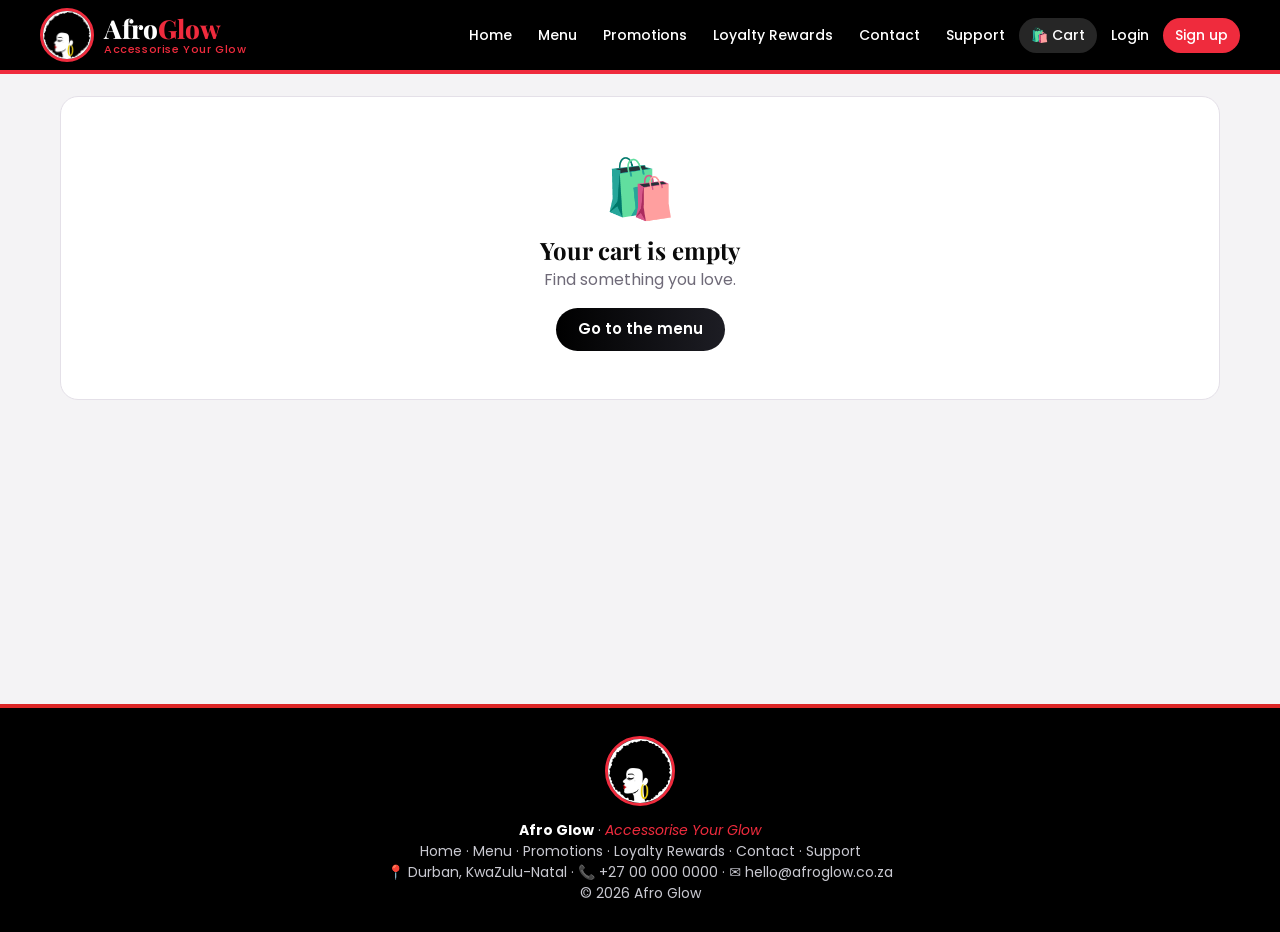
<file: frontend/cart.html>
<!DOCTYPE html>
<html lang="en">
<head>
<meta charset="UTF-8">
<meta name="viewport" content="width=device-width, initial-scale=1">
<title>Cart | Afro Glow</title>
<link rel="icon" href="images/logo.jpg">
<link href="https://fonts.googleapis.com/css2?family=Playfair+Display:wght@600;700;800&family=Poppins:wght@400;500;600&display=swap" rel="stylesheet">
<link rel="stylesheet" href="css/style.css">
</head>
<body data-page="cart">
<!-- Header and navigation are built by js/app.js so every page shares them -->
<header id="site-header"></header>
<main id="page">

</main>
<footer id="site-footer"></footer>
<script src="js/data.js"></script>
<script src="js/app.js"></script>
<script src="js/pages.js"></script>
</body>
</html>
</file>
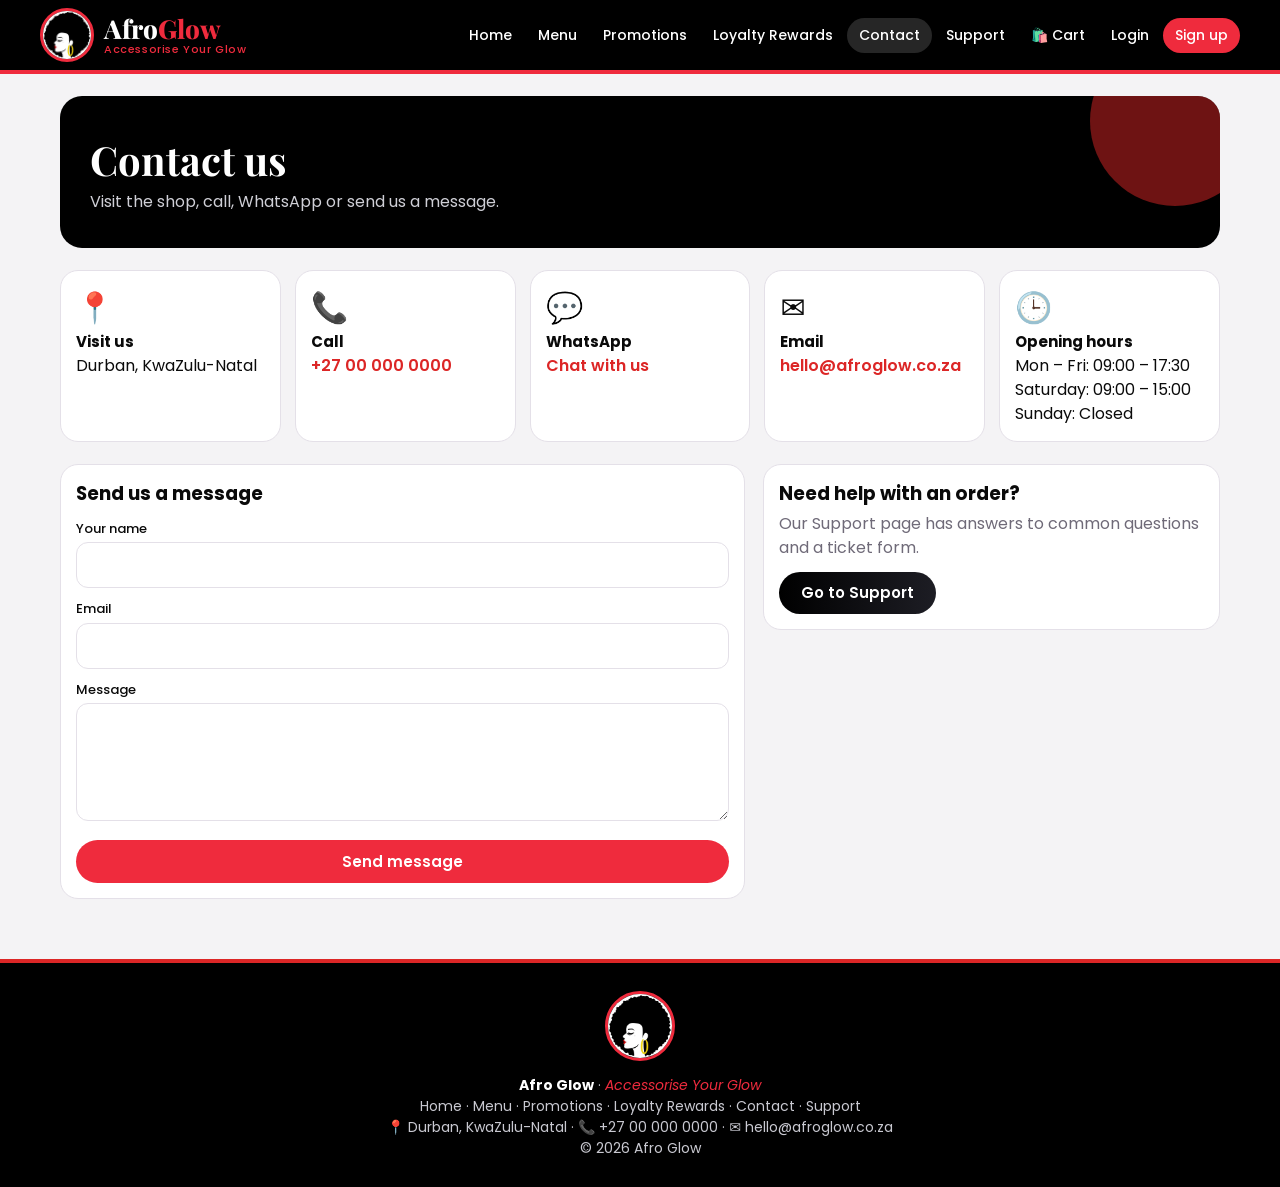
<file: frontend/contact.html>
<!DOCTYPE html>
<html lang="en">
<head>
<meta charset="UTF-8">
<meta name="viewport" content="width=device-width, initial-scale=1">
<title>Contact | Afro Glow</title>
<link rel="icon" href="images/logo.jpg">
<link href="https://fonts.googleapis.com/css2?family=Playfair+Display:wght@600;700;800&family=Poppins:wght@400;500;600&display=swap" rel="stylesheet">
<link rel="stylesheet" href="css/style.css">
</head>
<body data-page="contact">
<!-- Header and navigation are built by js/app.js so every page shares them -->
<header id="site-header"></header>
<main id="page">
<div class="pagehead"><h1>Contact us</h1><p>Visit the shop, call, WhatsApp or send us a message.</p></div>
<div class="info">
  <div class="card"><span>📍</span><b>Visit us</b><div data-shop="address"></div></div>
  <div class="card"><span>📞</span><b>Call</b><a data-shop="phone" data-href="tel:{phone}" style="color:var(--bl);font-weight:600"></a></div>
  <div class="card"><span>💬</span><b>WhatsApp</b><a data-href="https://wa.me/{whatsapp}" target="_blank" style="color:var(--bl);font-weight:600">Chat with us</a></div>
  <div class="card"><span>✉️</span><b>Email</b><a data-shop="email" data-href="mailto:{email}" style="color:var(--bl);font-weight:600"></a></div>
  <div class="card"><span>🕒</span><b>Opening hours</b><div data-shop="hours"></div></div>
</div>
<div class="two"><form class="card" onsubmit="sendMsg(event,'contact')">
  <h3>Send us a message</h3>
  <label>Your name</label><input name="name" required>
  <label>Email</label><input name="email" type="email" required>
  <label>Message</label><textarea name="text" rows="4" required></textarea>
  <button class="btn y" style="width:100%;margin-top:12px">Send message</button>
</form>
<div class="card"><h3>Need help with an order?</h3><p class="sub" style="margin:4px 0 12px">Our Support page has answers to common questions and a ticket form.</p><a class="btn" href="support.html">Go to Support</a></div></div>
</main>
<footer id="site-footer"></footer>
<script src="js/data.js"></script>
<script src="js/app.js"></script>
<script src="js/pages.js"></script>
</body>
</html>
</file>
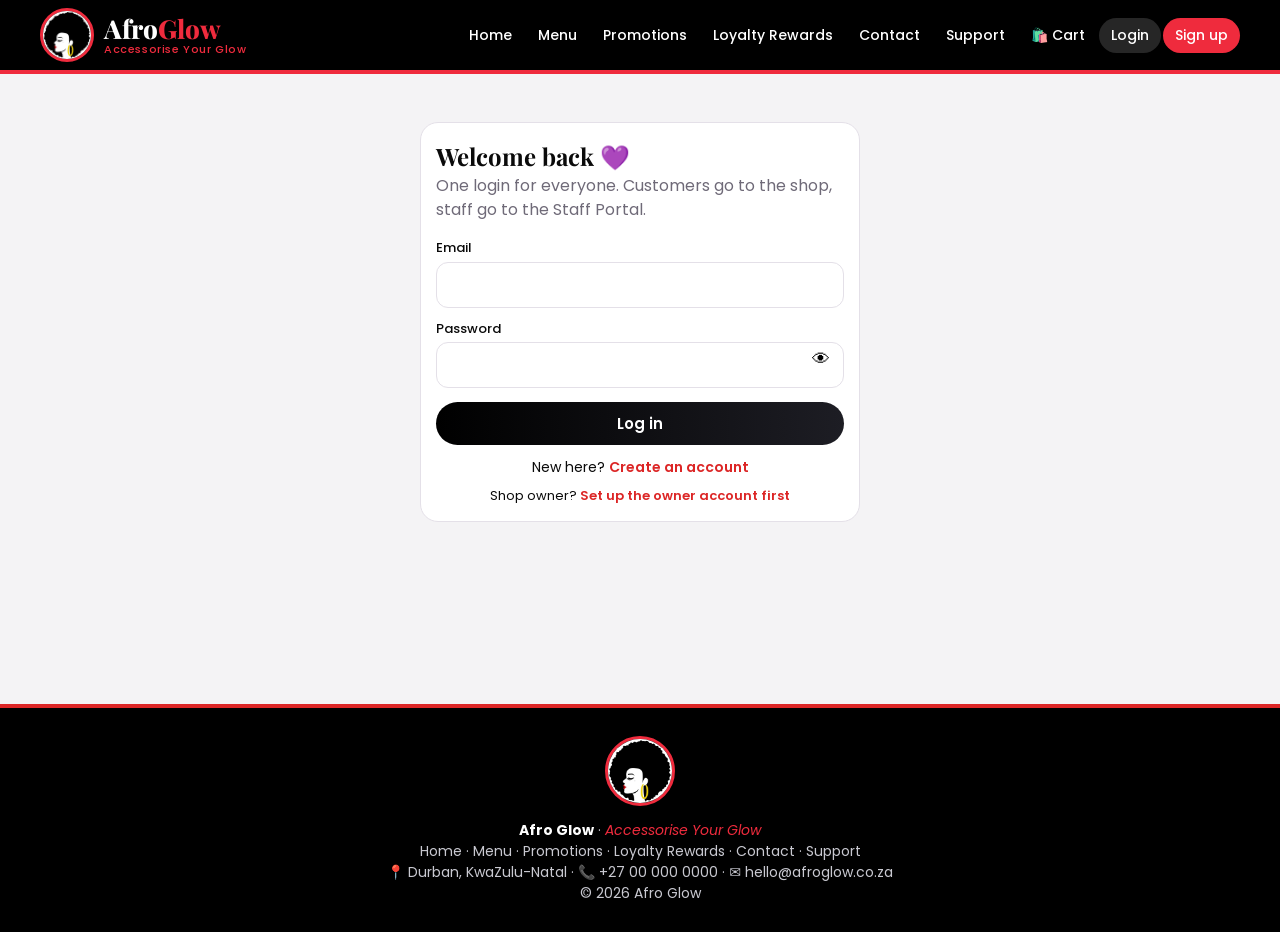
<file: frontend/login.html>
<!DOCTYPE html>
<html lang="en">
<head>
<meta charset="UTF-8">
<meta name="viewport" content="width=device-width, initial-scale=1">
<title>Login | Afro Glow</title>
<link rel="icon" href="images/logo.jpg">
<link href="https://fonts.googleapis.com/css2?family=Playfair+Display:wght@600;700;800&family=Poppins:wght@400;500;600&display=swap" rel="stylesheet">
<link rel="stylesheet" href="css/style.css">
</head>
<body data-page="login">
<!-- Header and navigation are built by js/app.js so every page shares them -->
<header id="site-header"></header>
<main id="page">
<form class="card auth" onsubmit="doLogin(event)">
  <h2>Welcome back 💜</h2>
  <p class="sub">One login for everyone. Customers go to the shop, staff go to the Staff Portal.</p>
  <label>Email</label><input name="email" type="email" required>
  <label>Password</label><div style="position:relative"><input name="pw" type="password" required><button type="button" onclick="togglePw(this)" style="position:absolute;right:8px;top:6px;background:none;border:0;cursor:pointer;font-size:18px">👁</button></div>
  <button class="btn" style="width:100%;margin-top:14px">Log in</button>
  <p style="text-align:center;margin-top:12px;font-size:14px">New here? <a href="signup.html" style="color:var(--bl);font-weight:600">Create an account</a></p>
  <p id="owner-note" style="text-align:center;margin-top:8px;font-size:13px"></p>
</form>
</main>
<footer id="site-footer"></footer>
<script src="js/data.js"></script>
<script src="js/app.js"></script>
<script src="js/pages.js"></script>
</body>
</html>
</file>
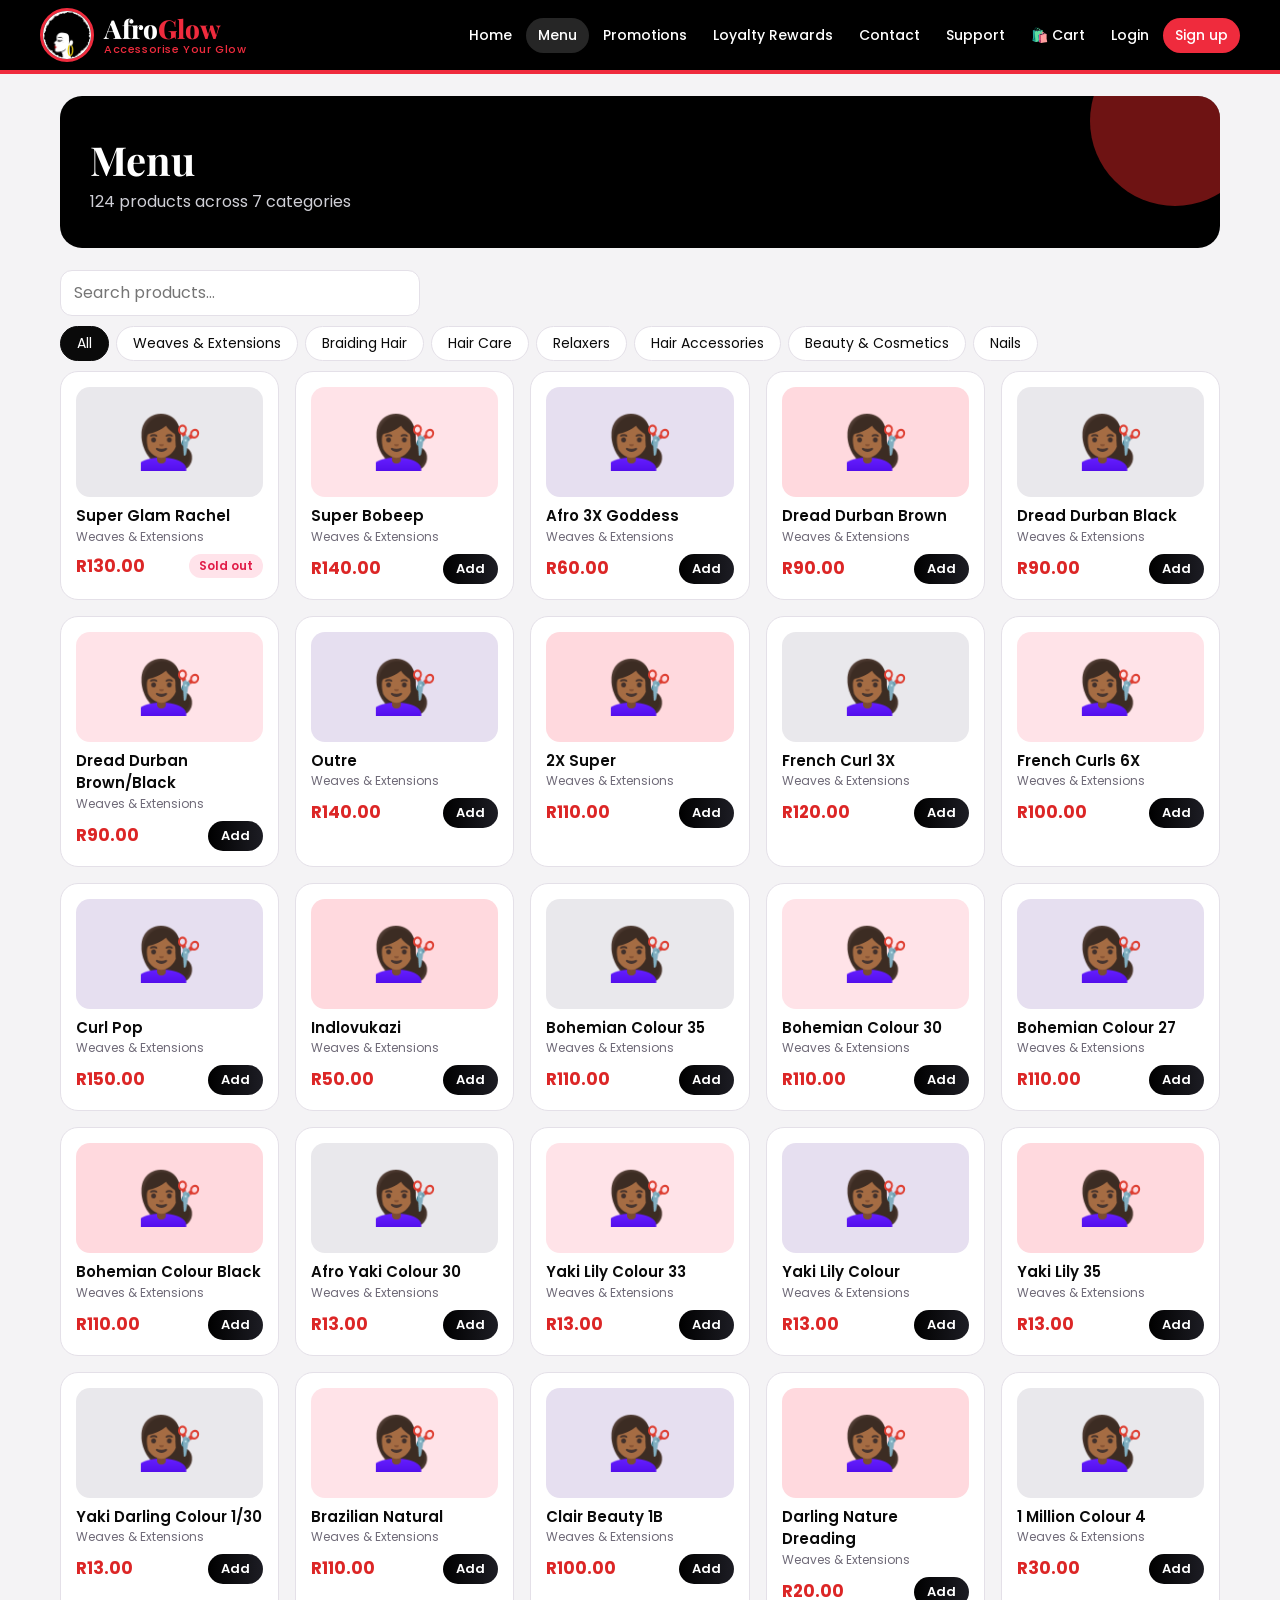
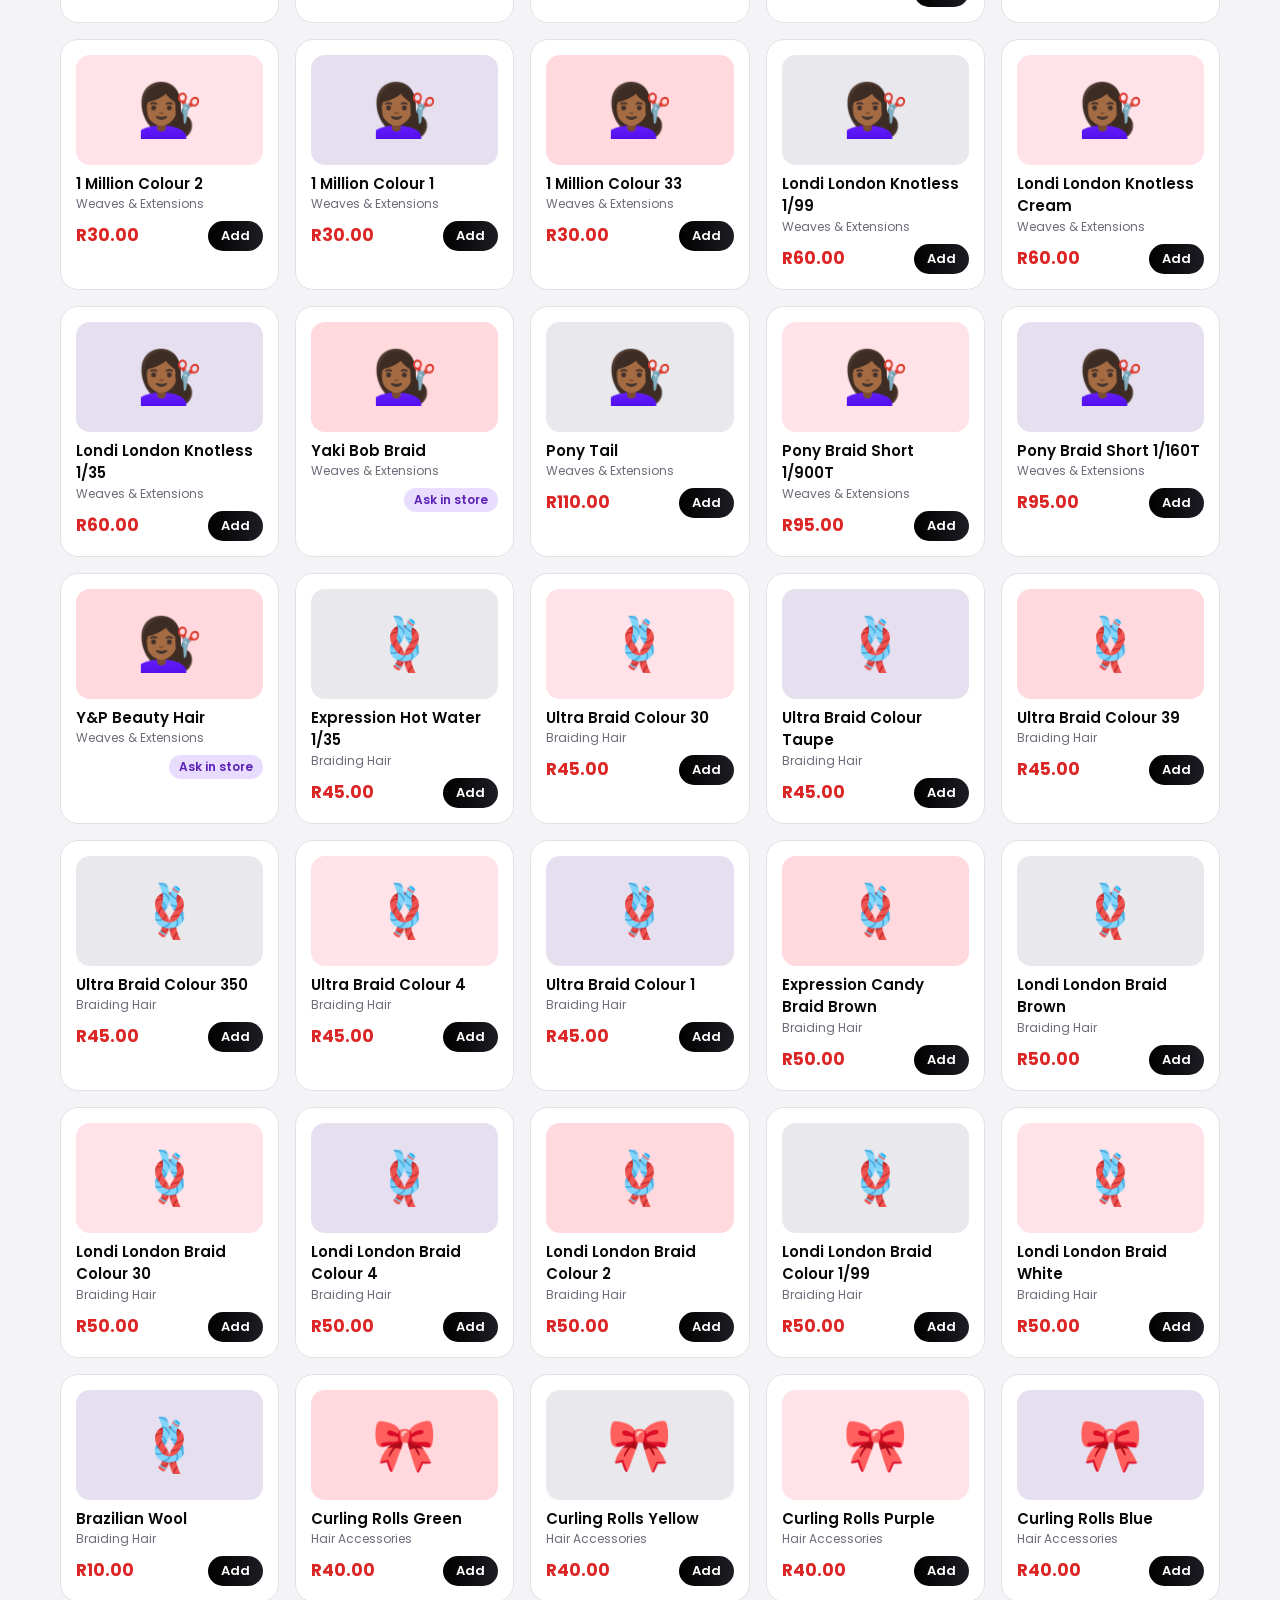
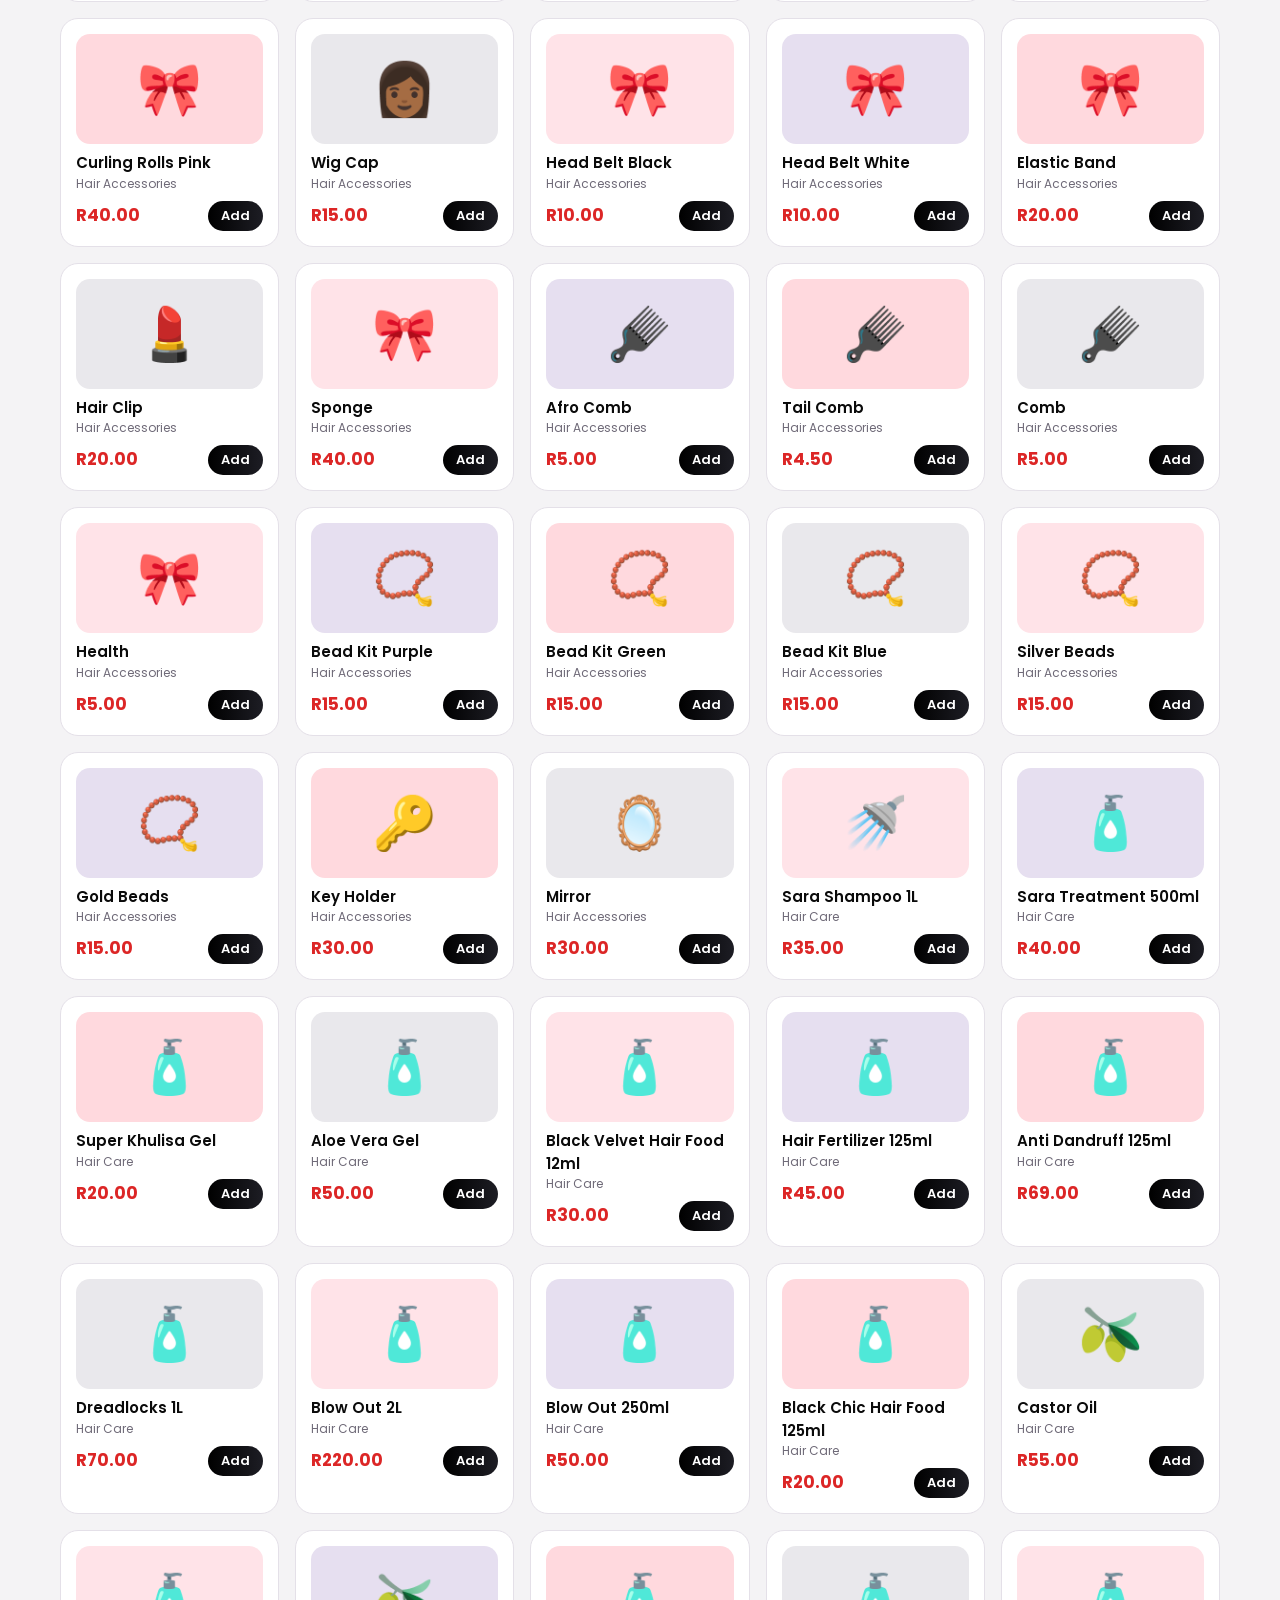
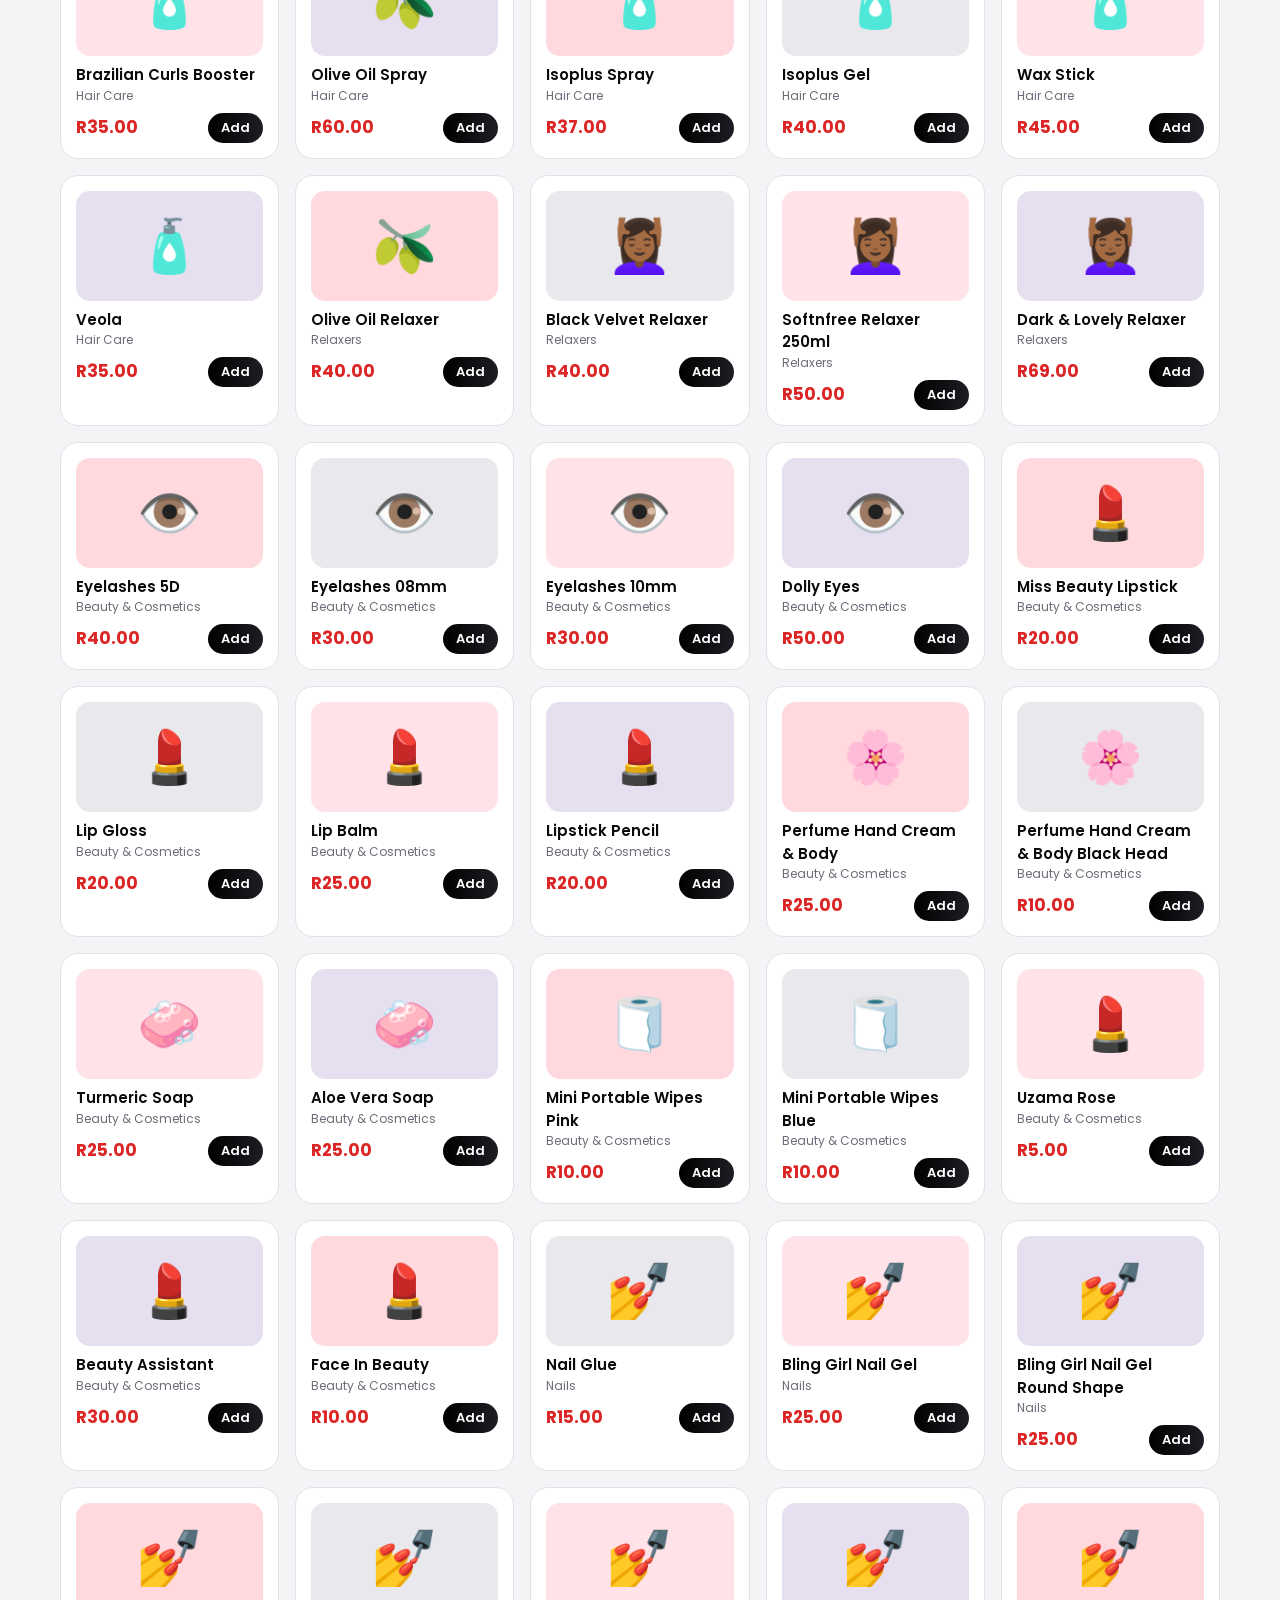
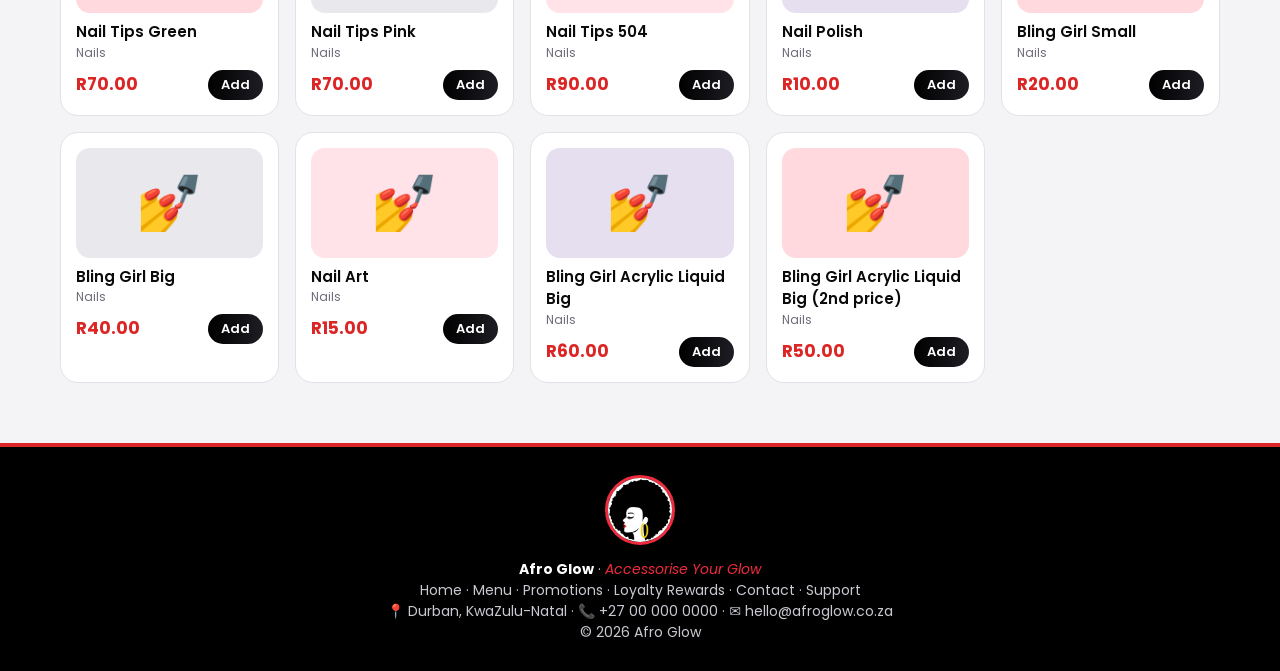
<file: frontend/menu.html>
<!DOCTYPE html>
<html lang="en">
<head>
<meta charset="UTF-8">
<meta name="viewport" content="width=device-width, initial-scale=1">
<title>Menu | Afro Glow</title>
<link rel="icon" href="images/logo.jpg">
<link href="https://fonts.googleapis.com/css2?family=Playfair+Display:wght@600;700;800&family=Poppins:wght@400;500;600&display=swap" rel="stylesheet">
<link rel="stylesheet" href="css/style.css">
</head>
<body data-page="menu">
<!-- Header and navigation are built by js/app.js so every page shares them -->
<header id="site-header"></header>
<main id="page">

</main>
<footer id="site-footer"></footer>
<script src="js/data.js"></script>
<script src="js/app.js"></script>
<script src="js/pages.js"></script>
</body>
</html>
</file>
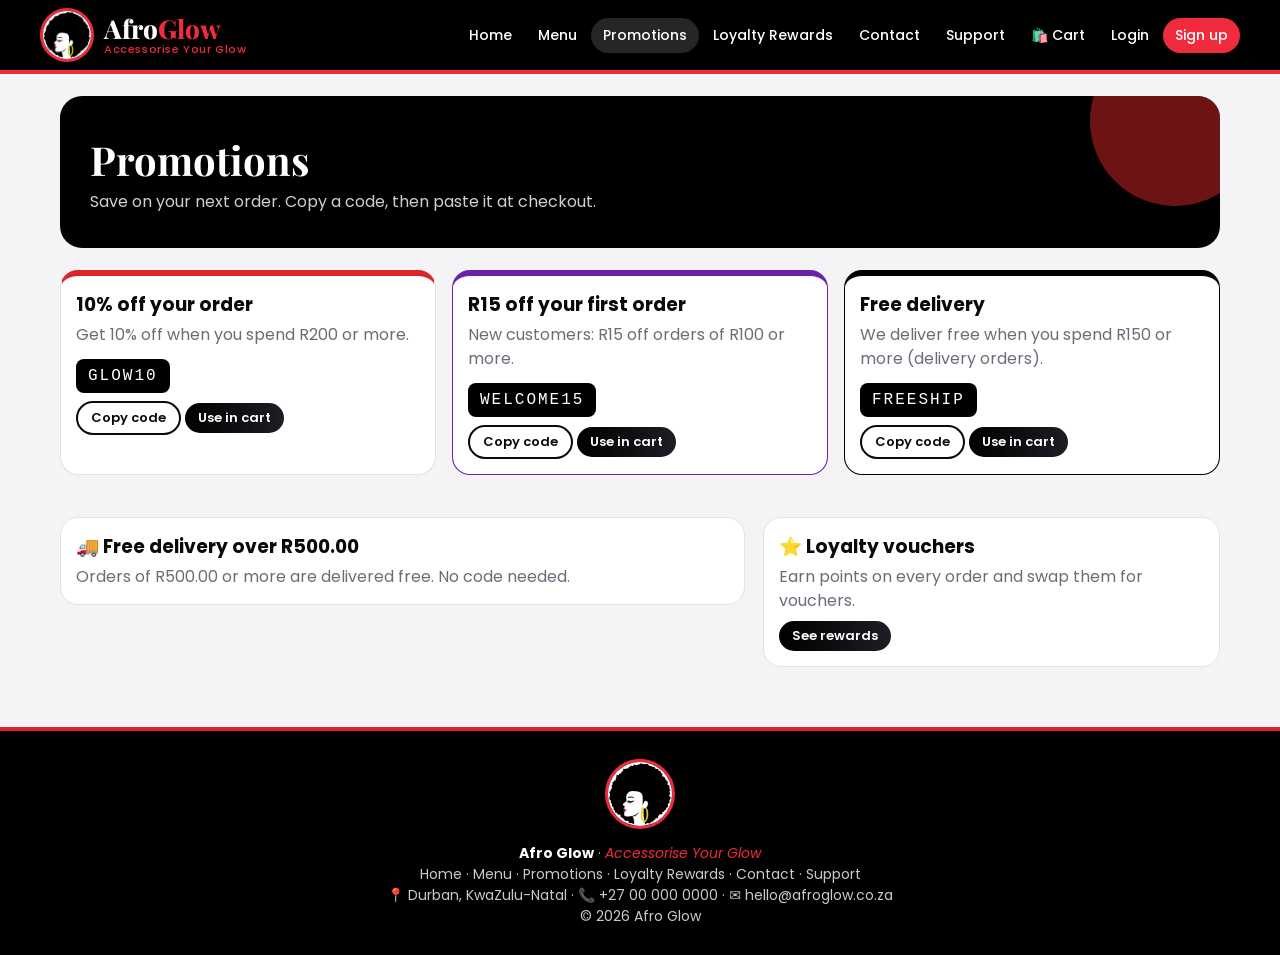
<file: frontend/promotions.html>
<!DOCTYPE html>
<html lang="en">
<head>
<meta charset="UTF-8">
<meta name="viewport" content="width=device-width, initial-scale=1">
<title>Promotions | Afro Glow</title>
<link rel="icon" href="images/logo.jpg">
<link href="https://fonts.googleapis.com/css2?family=Playfair+Display:wght@600;700;800&family=Poppins:wght@400;500;600&display=swap" rel="stylesheet">
<link rel="stylesheet" href="css/style.css">
</head>
<body data-page="promotions">
<!-- Header and navigation are built by js/app.js so every page shares them -->
<header id="site-header"></header>
<main id="page">

</main>
<footer id="site-footer"></footer>
<script src="js/data.js"></script>
<script src="js/app.js"></script>
<script src="js/pages.js"></script>
</body>
</html>
</file>
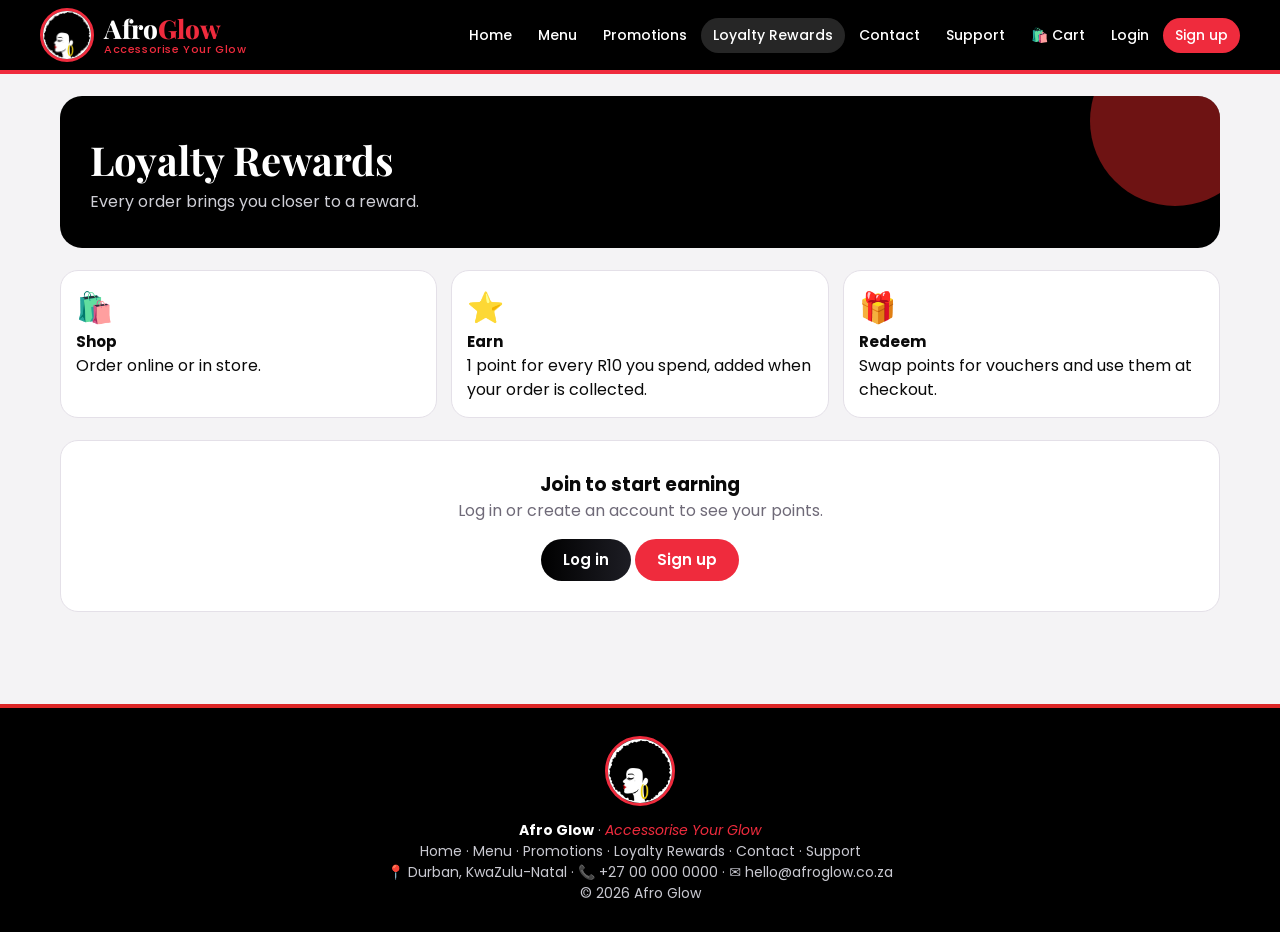
<file: frontend/rewards.html>
<!DOCTYPE html>
<html lang="en">
<head>
<meta charset="UTF-8">
<meta name="viewport" content="width=device-width, initial-scale=1">
<title>Loyalty Rewards | Afro Glow</title>
<link rel="icon" href="images/logo.jpg">
<link href="https://fonts.googleapis.com/css2?family=Playfair+Display:wght@600;700;800&family=Poppins:wght@400;500;600&display=swap" rel="stylesheet">
<link rel="stylesheet" href="css/style.css">
</head>
<body data-page="rewards">
<!-- Header and navigation are built by js/app.js so every page shares them -->
<header id="site-header"></header>
<main id="page">

</main>
<footer id="site-footer"></footer>
<script src="js/data.js"></script>
<script src="js/app.js"></script>
<script src="js/pages.js"></script>
</body>
</html>
</file>
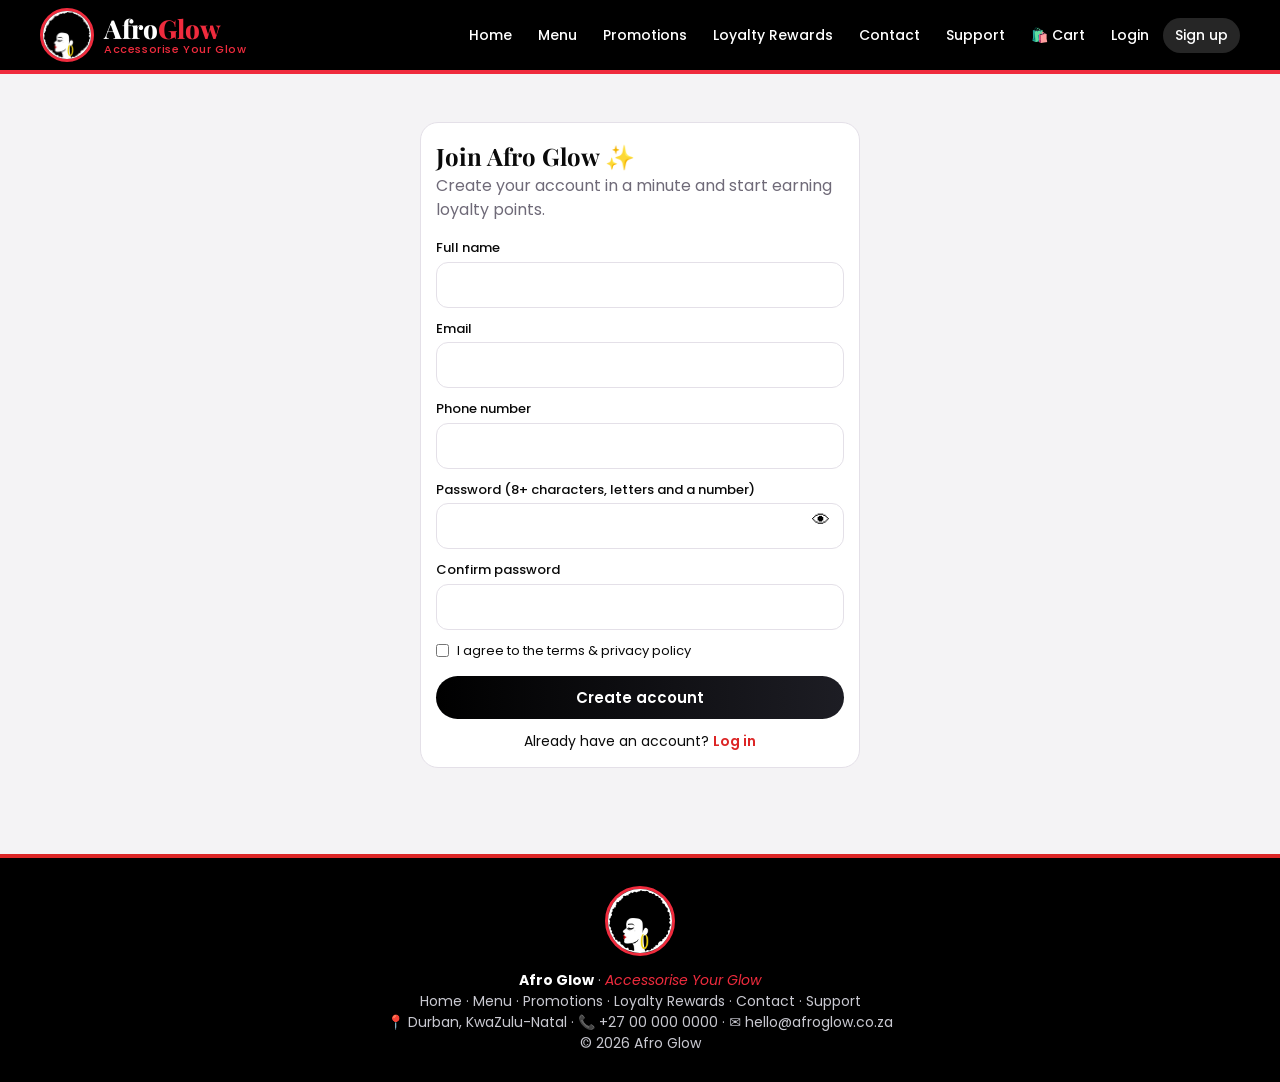
<file: frontend/signup.html>
<!DOCTYPE html>
<html lang="en">
<head>
<meta charset="UTF-8">
<meta name="viewport" content="width=device-width, initial-scale=1">
<title>Sign up | Afro Glow</title>
<link rel="icon" href="images/logo.jpg">
<link href="https://fonts.googleapis.com/css2?family=Playfair+Display:wght@600;700;800&family=Poppins:wght@400;500;600&display=swap" rel="stylesheet">
<link rel="stylesheet" href="css/style.css">
</head>
<body data-page="signup">
<!-- Header and navigation are built by js/app.js so every page shares them -->
<header id="site-header"></header>
<main id="page">
<form class="card auth" onsubmit="doSignup(event)">
  <h2 id="su-title">Join Afro Glow ✨</h2>
  <p class="sub" id="su-sub">Create your account in a minute and start earning loyalty points.</p>
  <label>Full name</label><input name="name" required>
  <label>Email</label><input name="email" type="email" required>
  <label>Phone number</label><input name="phone" type="tel" required>
  <label>Password (8+ characters, letters and a number)</label><div style="position:relative"><input name="pw" type="password" required><button type="button" onclick="togglePw(this)" style="position:absolute;right:8px;top:6px;background:none;border:0;cursor:pointer;font-size:18px">👁</button></div>
  <label>Confirm password</label><input name="pw2" type="password" required>
  <label style="display:flex;gap:8px;align-items:center;font-weight:400"><input name="terms" type="checkbox" style="width:auto"> I agree to the terms &amp; privacy policy</label>
  <button class="btn" style="width:100%;margin-top:12px">Create account</button>
  <p style="text-align:center;margin-top:12px;font-size:14px">Already have an account? <a href="login.html" style="color:var(--bl);font-weight:600">Log in</a></p>
</form>
</main>
<footer id="site-footer"></footer>
<script src="js/data.js"></script>
<script src="js/app.js"></script>
<script src="js/pages.js"></script>
</body>
</html>
</file>
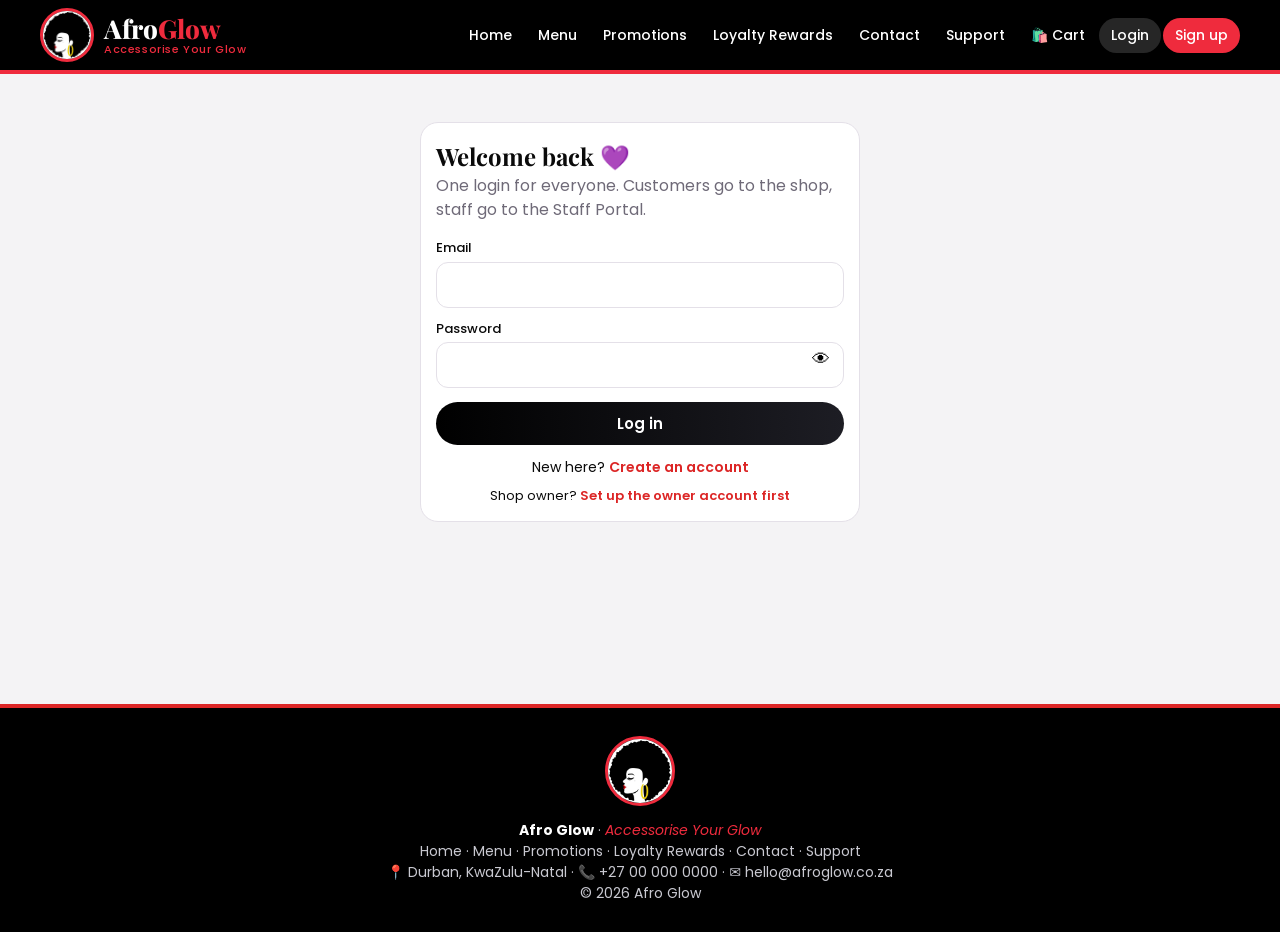
<file: frontend/staff.html>
<!DOCTYPE html>
<html lang="en">
<head>
<meta charset="UTF-8">
<meta name="viewport" content="width=device-width, initial-scale=1">
<title>Staff Portal | Afro Glow</title>
<link rel="icon" href="images/logo.jpg">
<link href="https://fonts.googleapis.com/css2?family=Playfair+Display:wght@600;700;800&family=Poppins:wght@400;500;600&display=swap" rel="stylesheet">
<link rel="stylesheet" href="css/style.css">
</head>
<body data-page="staff">
<!-- Header and navigation are built by js/app.js so every page shares them -->
<header id="site-header"></header>
<main id="page">

</main>
<footer id="site-footer"></footer>
<script src="js/data.js"></script>
<script src="js/app.js"></script>
<script src="js/staff.js"></script>
</body>
</html>
</file>
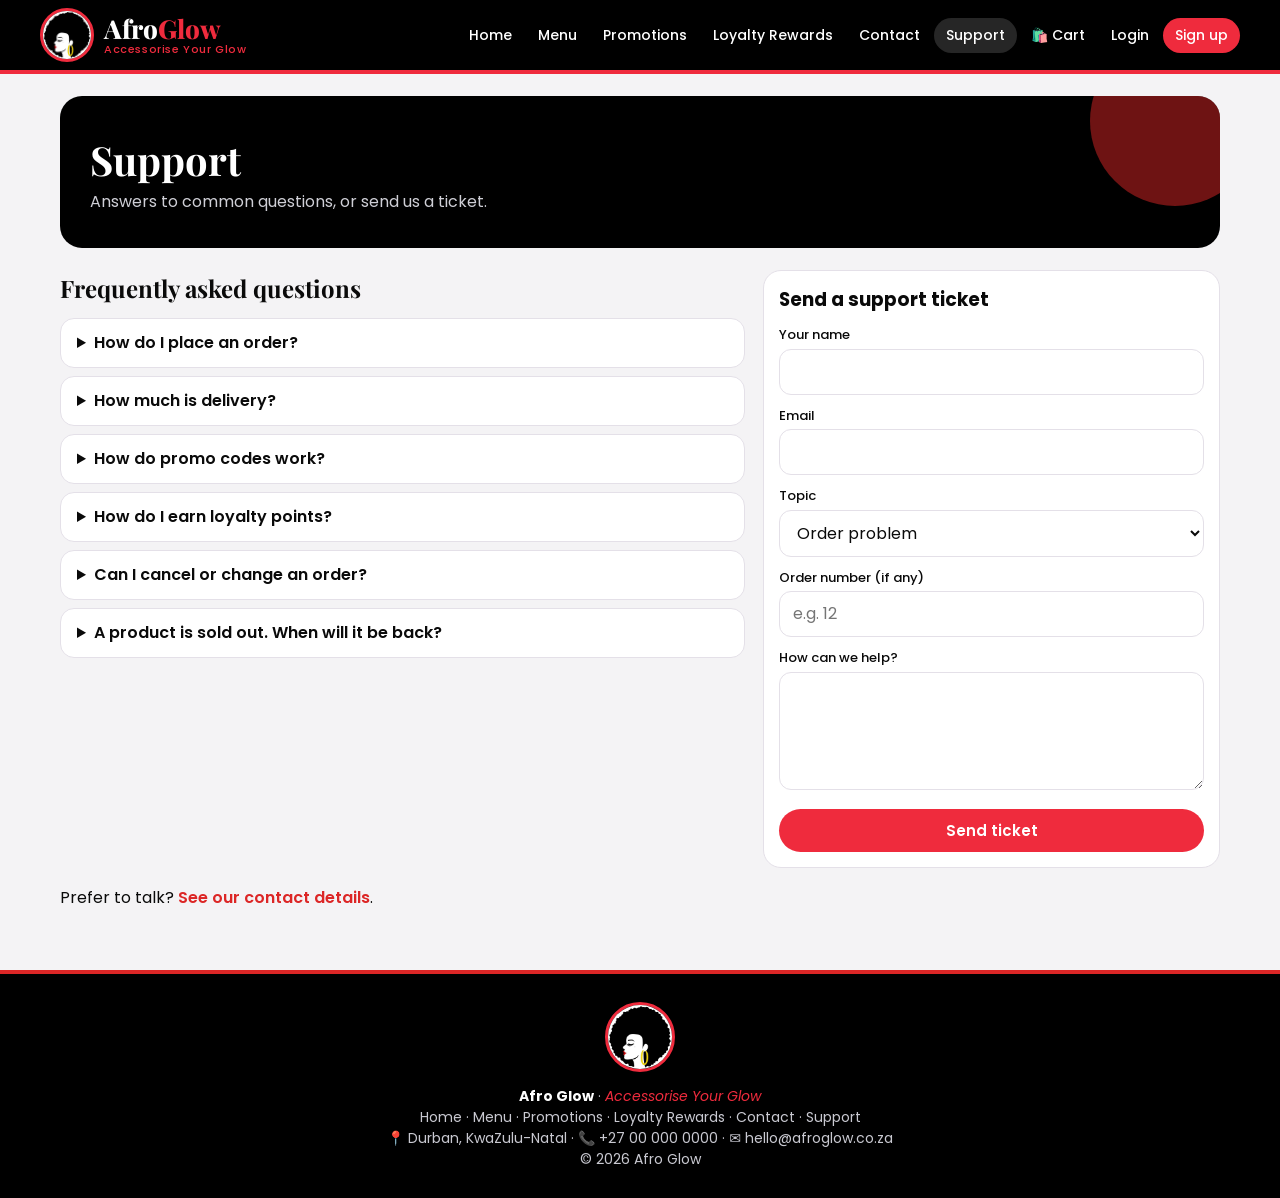
<file: frontend/support.html>
<!DOCTYPE html>
<html lang="en">
<head>
<meta charset="UTF-8">
<meta name="viewport" content="width=device-width, initial-scale=1">
<title>Support | Afro Glow</title>
<link rel="icon" href="images/logo.jpg">
<link href="https://fonts.googleapis.com/css2?family=Playfair+Display:wght@600;700;800&family=Poppins:wght@400;500;600&display=swap" rel="stylesheet">
<link rel="stylesheet" href="css/style.css">
</head>
<body data-page="support">
<!-- Header and navigation are built by js/app.js so every page shares them -->
<header id="site-header"></header>
<main id="page">
<div class="pagehead"><h1>Support</h1><p>Answers to common questions, or send us a ticket.</p></div>
<div class="two"><div class="faq"><h2 style="margin-bottom:12px">Frequently asked questions</h2>
<details><summary>How do I place an order?</summary><p>Add items on the Menu page, open your Cart, choose collect or delivery and place the order. You pay when you collect or when it is delivered.</p></details>
<details><summary>How much is delivery?</summary><p>Delivery is R50, and free when your order is R500 or more. You can also collect in store for free.</p></details>
<details><summary>How do promo codes work?</summary><p>Copy a code from the Promotions page, paste it in the promo box in your Cart and press Apply. Each code has its own minimum spend.</p></details>
<details><summary>How do I earn loyalty points?</summary><p>You earn 1 point for every R10 you spend. Points are added once your order has been collected. Redeem them for vouchers on the Loyalty Rewards page.</p></details>
<details><summary>Can I cancel or change an order?</summary><p>Yes, as long as it has not been collected. Send a support ticket with your order number or call the shop.</p></details>
<details><summary>A product is sold out. When will it be back?</summary><p>Message us on WhatsApp or send a ticket and we will let you know when we restock.</p></details>
</div>
<form class="card" onsubmit="sendMsg(event,'support')">
  <h3>Send a support ticket</h3>
  <label>Your name</label><input name="name" required>
  <label>Email</label><input name="email" type="email" required>
  <label>Topic</label><select name="topic"><option>Order problem</option><option>Delivery</option><option>Product question</option><option>Loyalty points / vouchers</option><option>Account / login</option><option>Other</option></select>
  <label>Order number (if any)</label><input name="order" placeholder="e.g. 12">
  <label>How can we help?</label><textarea name="text" rows="4" required></textarea>
  <button class="btn y" style="width:100%;margin-top:12px">Send ticket</button>
</form></div>
<p style="margin-top:18px">Prefer to talk? <a href="contact.html" style="color:var(--bl);font-weight:600">See our contact details</a>.</p>
</main>
<footer id="site-footer"></footer>
<script src="js/data.js"></script>
<script src="js/app.js"></script>
<script src="js/pages.js"></script>
</body>
</html>
</file>
<file: frontend/css/style.css>
/* Afro Glow – black / red / purple theme */
:root{--pu:#6b21a8;--bl:#dc2626;--pk:#b91c1c;--yl:#ef2b3d;--dk:#0a0a0a;--bg:#f4f3f5;--mut:#6f6a78;--ln:#e4e0e8;--ok:#13a06f;--bad:#e11d48}
*{box-sizing:border-box;margin:0}
body{font-family:'Poppins',system-ui,sans-serif;background:var(--bg);color:var(--dk);line-height:1.5}
h1,h2,.logo{font-family:'Playfair Display',Georgia,serif}a{color:inherit;text-decoration:none}
/* header / nav */
header{background:#000;position:sticky;top:0;z-index:10;border-bottom:4px solid var(--yl)}
.bar{max-width:1240px;margin:auto;padding:8px 20px;display:flex;align-items:center;gap:10px}
.logo{font-size:26px;font-weight:800;color:#fff}.logo i{color:var(--yl);font-style:normal}
.brand{display:flex;align-items:center;gap:10px;flex:none}
.brand img{width:54px;height:54px;border-radius:50%;background:#fff;border:3px solid var(--yl);object-fit:cover;flex:none}
.brand span{line-height:1.05}
.brand small{display:block;font-family:'Poppins',sans-serif;font-size:11px;font-weight:500;color:var(--yl);letter-spacing:.6px;margin-top:2px}
#nav{display:flex;gap:2px;align-items:center;flex:1;justify-content:flex-end;flex-wrap:wrap}
#nav a,#nav button{padding:7px 12px;border-radius:99px;font-weight:500;font-size:14px;background:none;border:0;cursor:pointer;color:#fff;font-family:inherit;white-space:nowrap}
#nav a:hover,#nav a.on{background:#ffffff26}#nav .reg{background:var(--yl);color:#fff}
.burger{display:none;margin-left:auto;background:none;border:2px solid #fff;color:#fff;border-radius:10px;font-size:20px;padding:2px 11px;cursor:pointer}
.cnt{background:var(--yl);color:#fff;border-radius:99px;font-size:11px;padding:1px 7px;margin-left:4px}
@media(max-width:1060px){.burger{display:block}#nav{display:none;position:absolute;top:100%;left:0;right:0;background:#000;flex-direction:column;align-items:stretch;padding:8px 20px 16px;border-bottom:4px solid var(--yl)}#nav.open{display:flex}#nav a,#nav button{text-align:left;padding:11px 14px}}
@media(max-width:560px){.brand img{width:44px;height:44px}.logo{font-size:21px}}
main{max-width:1200px;margin:auto;padding:22px 20px 60px;min-height:70vh}
/* buttons */
.btn{display:inline-block;background:linear-gradient(90deg,#000,#1d1d24);color:#fff!important;border:0;padding:10px 22px;border-radius:99px;font-weight:600;cursor:pointer;font-size:15px;font-family:inherit}
.btn:hover{filter:brightness(1.25)}.btn:disabled{opacity:.45;cursor:not-allowed}.btn.sm{padding:5px 13px;font-size:13px}.btn.y{background:var(--yl)}.btn.pk{background:var(--pk)}.btn.out{background:#fff;color:#0a0a0a!important;border:2px solid #0a0a0a}.btn.ghost{background:transparent;border:2px solid #fff}
/* hero & page headers */
.hero{background:linear-gradient(135deg,#000 0%,#0d0d0d 60%,#2a0a45 100%);color:#fff;border-radius:28px;padding:62px 40px;position:relative;overflow:hidden}
.hero:before,.hero:after{content:'';position:absolute;border-radius:50%}.hero:before{width:300px;height:300px;right:-70px;top:-90px;background:var(--bl);opacity:.55}.hero:after{width:190px;height:190px;right:150px;bottom:-80px;background:var(--pu);opacity:.45}
.hero h1{font-size:clamp(32px,6vw,56px);line-height:1.1;max-width:600px;position:relative}.hero p{margin:14px 0 24px;max-width:460px;font-size:17px;position:relative}.hero .btn{position:relative;margin:0 8px 8px 0}
.hero-logo{width:120px;height:120px;border-radius:50%;background:#fff;border:5px solid var(--yl);position:relative;margin-bottom:16px;box-shadow:0 8px 24px #0004;display:block}
.pagehead{background:#000;color:#fff;border-radius:22px;padding:34px 30px;margin-bottom:22px;position:relative;overflow:hidden}.pagehead h1{font-size:clamp(26px,4vw,40px);position:relative}.pagehead p{color:#cfcfd6;position:relative}.pagehead:after{content:'';position:absolute;width:170px;height:170px;border-radius:50%;background:var(--bl);opacity:.5;right:-40px;top:-60px}
.sec{margin-top:42px}.sec h2,h2.t{font-size:30px}.sub{color:var(--mut);margin-bottom:16px}
/* cards & grids */
.grid{display:grid;grid-template-columns:repeat(auto-fill,minmax(200px,1fr));gap:16px}.grid.sm{grid-template-columns:repeat(auto-fill,minmax(150px,1fr));gap:10px}
.card{background:#fff;border:1px solid var(--ln);border-radius:18px;padding:15px}
.pc{transition:.2s}.pc:hover{transform:translateY(-4px);box-shadow:0 12px 28px #00000033}
.pc .em{font-size:52px;text-align:center;padding:16px;border-radius:14px}
.t0 .em{background:#e9e8ec}.t1 .em{background:#ffe3e8}.t2 .em{background:#e6dff0}.t3 .em{background:#ffd9de}
.pc h3{font-size:15px;font-weight:600;margin-top:8px}.cat{font-size:12px;color:var(--mut)}.foot{display:flex;justify-content:space-between;align-items:center;margin-top:8px}.price{font-weight:700;color:var(--bl);font-size:17px}
.cats{display:grid;grid-template-columns:repeat(auto-fit,minmax(160px,1fr));gap:14px}
.cat-t{display:block;cursor:pointer;text-align:center;padding:24px 8px;font-weight:600}.cat-t span{display:block;font-size:36px}.cat-t:hover{transform:translateY(-3px)}
.cat-t:nth-child(4n+1){background:#e9e8ec}.cat-t:nth-child(4n+2){background:#ffe3e8}.cat-t:nth-child(4n+3){background:#e6dff0}.cat-t:nth-child(4n){background:#ffd9de}
.chips{display:flex;gap:7px;flex-wrap:wrap;margin:10px 0}.chip{padding:6px 16px;border-radius:99px;background:#fff;border:1px solid var(--ln);cursor:pointer;font-size:14px}.chip.on{background:#0a0a0a;color:#fff;border-color:#0a0a0a}
/* forms */
input,select,textarea{font:inherit;padding:10px 13px;border:1.5px solid var(--ln);border-radius:12px;background:#fff;width:100%;color:var(--dk)}
input:focus,select:focus,textarea:focus{outline:0;border-color:var(--bl);box-shadow:0 0 0 3px #dc262626}label{display:block;font-size:13px;font-weight:500;margin:11px 0 4px}
.auth{max-width:440px;margin:26px auto}.err{color:var(--bad);font-size:13px;min-height:18px;margin-top:4px}
.row{display:flex;gap:8px;flex-wrap:wrap;align-items:center;margin:8px 0}.row>input,.row>select{width:auto;flex:1;min-width:120px}
.two{display:grid;grid-template-columns:1.5fr 1fr;gap:18px;align-items:start}@media(max-width:800px){.two{grid-template-columns:1fr}.hero{padding:42px 24px}}
.line{display:flex;gap:10px;align-items:center;padding:10px 0;border-bottom:1px solid var(--ln);flex-wrap:wrap}.line .nm{flex:1;min-width:130px;font-weight:500}
.qty{display:flex;align-items:center;gap:7px}.qty button{width:28px;height:28px;border-radius:50%;border:1.5px solid #0a0a0a;background:#fff;color:#0a0a0a;cursor:pointer}
.tot{display:flex;justify-content:space-between;margin:7px 0}.tot.big{font-size:21px;font-weight:700;border-top:1px solid var(--ln);padding-top:9px}
.tag{font-size:12px;padding:3px 10px;border-radius:99px;background:#ede4ff;color:var(--pu);font-weight:600}.tag.low{background:#ffe3ea;color:var(--bad)}.tag.go{background:#e9ddff;color:#5b21b6}.tag.ok{background:#d9f7ec;color:var(--ok)}
/* promos, rewards, faq, info */
.promo{border-top:6px solid var(--bl)}.promo:nth-child(3n+2){border-color:var(--pu)}.promo:nth-child(3n){border-color:#000}
.code{display:inline-block;font-family:'Courier New',monospace;background:#000;color:#fff;padding:5px 12px;border-radius:8px;letter-spacing:2px;margin:8px 0}
.prog{height:10px;background:var(--ln);border-radius:99px;overflow:hidden;margin:8px 0}.prog i{display:block;height:100%;background:linear-gradient(90deg,var(--bl),#000)}
.faq details{background:#fff;border:1px solid var(--ln);border-radius:14px;padding:12px 16px;margin-bottom:8px}.faq summary{cursor:pointer;font-weight:600}.faq p{margin-top:8px;color:var(--mut)}
.info{display:grid;grid-template-columns:repeat(auto-fit,minmax(220px,1fr));gap:14px;margin-bottom:22px}.info .card span{font-size:30px;display:block}.info .card b{display:block;font-size:15px}
/* staff portal */
.subnav{display:flex;gap:6px;flex-wrap:wrap;margin:8px 0 16px}.subnav a{padding:7px 16px;border-radius:99px;background:#fff;border:1px solid var(--ln);font-size:14px;font-weight:500}.subnav a.on{background:#000;color:#fff;border-color:#000}
.stats{display:grid;grid-template-columns:repeat(auto-fit,minmax(160px,1fr));gap:12px;margin:12px 0 18px}.stat{border-left:6px solid #0a0a0a}.stat:nth-child(4n+2){border-color:var(--bl)}.stat:nth-child(4n+3){border-color:var(--pu)}.stat:nth-child(4n){border-color:var(--pk)}
.stat span{font-size:13px;color:var(--mut)}.stat b{display:block;font-size:23px}
table{width:100%;border-collapse:collapse;font-size:14px}th,td{text-align:left;padding:7px;border-bottom:1px solid var(--ln)}th{color:var(--mut);font-weight:600}.wrap{overflow-x:auto}
.bars{display:flex;gap:10px;align-items:flex-end;height:130px;margin-top:8px}.bars div{flex:1;text-align:center;font-size:11px}.bars i{display:block;background:linear-gradient(var(--bl),#000);border-radius:8px 8px 0 0;min-height:3px}
.tile{cursor:pointer;text-align:center;padding:10px;border-radius:14px;border:1.5px solid var(--ln);background:#fff;font-family:inherit}.tile:hover{border-color:var(--bl);background:#fff5f6}.tile:disabled{opacity:.4;cursor:not-allowed}.tile b{display:block;font-size:13px}.tile .em{font-size:30px}
.modal{position:fixed;inset:0;background:#000a;display:flex;align-items:center;justify-content:center;z-index:30}.rc{font-family:'Courier New',monospace;width:320px;max-height:92vh;overflow:auto}.rc td{border:0;padding:2px 0}.rc hr{border:0;border-top:1px dashed #888;margin:8px 0}
/* footer & toast */
footer{background:#000;color:#c9c9d1;text-align:center;padding:28px 20px;font-size:14px;border-top:4px solid var(--bl)}footer b{color:#fff}footer i{color:var(--yl)}footer a:hover{color:#fff;text-decoration:underline}
.flogo{width:70px;height:70px;border-radius:50%;background:#fff;border:3px solid var(--yl);margin-bottom:8px}
#toast{position:fixed;left:50%;bottom:24px;transform:translateX(-50%) translateY(90px);background:#000;color:#fff;padding:11px 22px;border-radius:99px;transition:.3s;z-index:50;font-size:14px;border:2px solid var(--yl)}#toast.show{transform:translateX(-50%)}
@media print{body>*:not(.modal){display:none!important}.modal{position:static;background:#fff}.noprint{display:none!important}.rc{width:100%;max-height:none}.card{border:0}}
</file>
